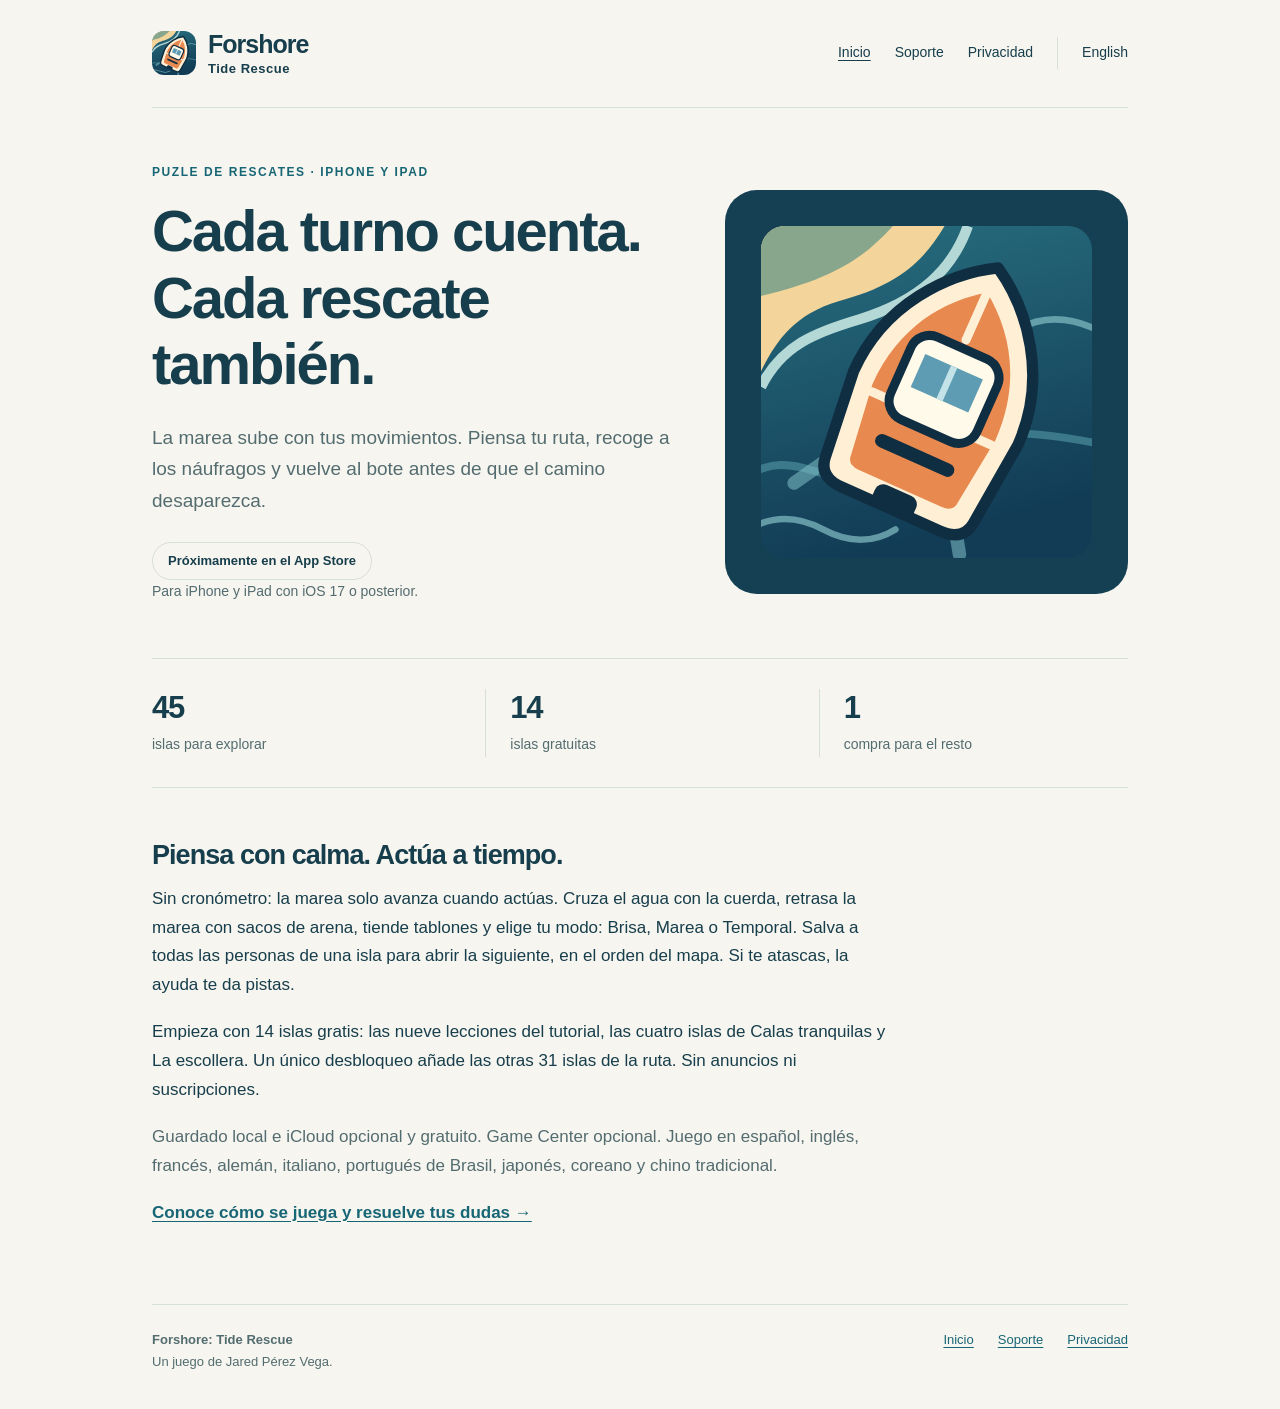
<file: index.html>
<!doctype html>
<html lang="es">
<head>
<meta charset="utf-8">
<meta name="viewport" content="width=device-width, initial-scale=1">
<title>Forshore: Tide Rescue · Cada turno cuenta</title>
<meta name="description" content="Forshore: Tide Rescue, un puzle de rescates por turnos para iPhone y iPad. Planea tu ruta y anticípate a la marea. 14 islas gratis; sin anuncios.">
<meta property="og:site_name" content="Forshore: Tide Rescue">
<meta property="og:title" content="Forshore: Tide Rescue · Cada turno cuenta">
<meta property="og:description" content="Forshore: Tide Rescue, un puzle de rescates por turnos para iPhone y iPad. Planea tu ruta y anticípate a la marea. 14 islas gratis; sin anuncios.">
<meta property="og:type" content="website">
<meta name="color-scheme" content="light dark">
<link rel="icon" type="image/svg+xml" href="assets/icon.svg">
<link rel="stylesheet" href="styles.css">
<link rel="alternate" hreflang="es" href="index.html">
<link rel="alternate" hreflang="en" href="en/index.html">
</head>
<body>
<a class="skip" href="#main">Saltar al contenido</a>
<div class="shell">
<header class="header">
<a class="brand" href="index.html" aria-label="Forshore: Tide Rescue"><img src="assets/icon.svg" width="44" height="44" alt=""><span class="brand-name" aria-hidden="true">Forshore<span class="brand-subtitle">Tide Rescue</span></span></a>
<nav class="nav" aria-label="Navegación principal"><a href="index.html" aria-current="page">Inicio</a><a href="soporte.html">Soporte</a><a href="privacidad.html">Privacidad</a><a class="language" href="en/index.html" lang="en" hreflang="en" aria-label="Read this page in English">English</a></nav>
</header>
<main id="main" tabindex="-1"><section class="hero" aria-labelledby="hero-title">
<div><p class="eyebrow">Puzle de rescates · iPhone y iPad</p>
<h1 id="hero-title">Cada turno cuenta.<br>Cada rescate también.</h1>
<p class="lead">La marea sube con tus movimientos. Piensa tu ruta, recoge a los náufragos y vuelve al bote antes de que el camino desaparezca.</p>
<span class="badge">Próximamente en el App Store</span>
<p class="small muted">Para iPhone y iPad con iOS 17 o posterior.</p></div>
<figure class="hero-art"><img src="assets/icon.svg" width="320" height="320" alt="" fetchpriority="high"></figure>
</section>
<dl class="facts"><div><dt>45</dt><dd>islas para explorar</dd></div><div><dt>14</dt><dd>islas gratuitas</dd></div><div><dt>1</dt><dd>compra para el resto</dd></div></dl>
<section class="details" aria-labelledby="play-title"><h2 id="play-title">Piensa con calma. Actúa a tiempo.</h2>
<p>Sin cronómetro: la marea solo avanza cuando actúas. Cruza el agua con la cuerda, retrasa la marea con sacos de arena, tiende tablones y elige tu modo: Brisa, Marea o Temporal. Salva a todas las personas de una isla para abrir la siguiente, en el orden del mapa. Si te atascas, la ayuda te da pistas.</p>
<p>Empieza con 14 islas gratis: las nueve lecciones del tutorial, las cuatro islas de Calas tranquilas y La escollera. Un único desbloqueo añade las otras 31 islas de la ruta. Sin anuncios ni suscripciones.</p>
<p class="muted">Guardado local e iCloud opcional y gratuito. Game Center opcional. Juego en español, inglés, francés, alemán, italiano, portugués de Brasil, japonés, coreano y chino tradicional.</p>
<a href="soporte.html">Conoce cómo se juega y resuelve tus dudas →</a></section></main>
<footer class="footer"><p><strong>Forshore: Tide Rescue</strong><br>Un juego de Jared Pérez Vega.</p><nav aria-label="Navegación principal"><a href="index.html" aria-current="page">Inicio</a><a href="soporte.html">Soporte</a><a href="privacidad.html">Privacidad</a></nav></footer>
</div>
</body>
</html>
</file>
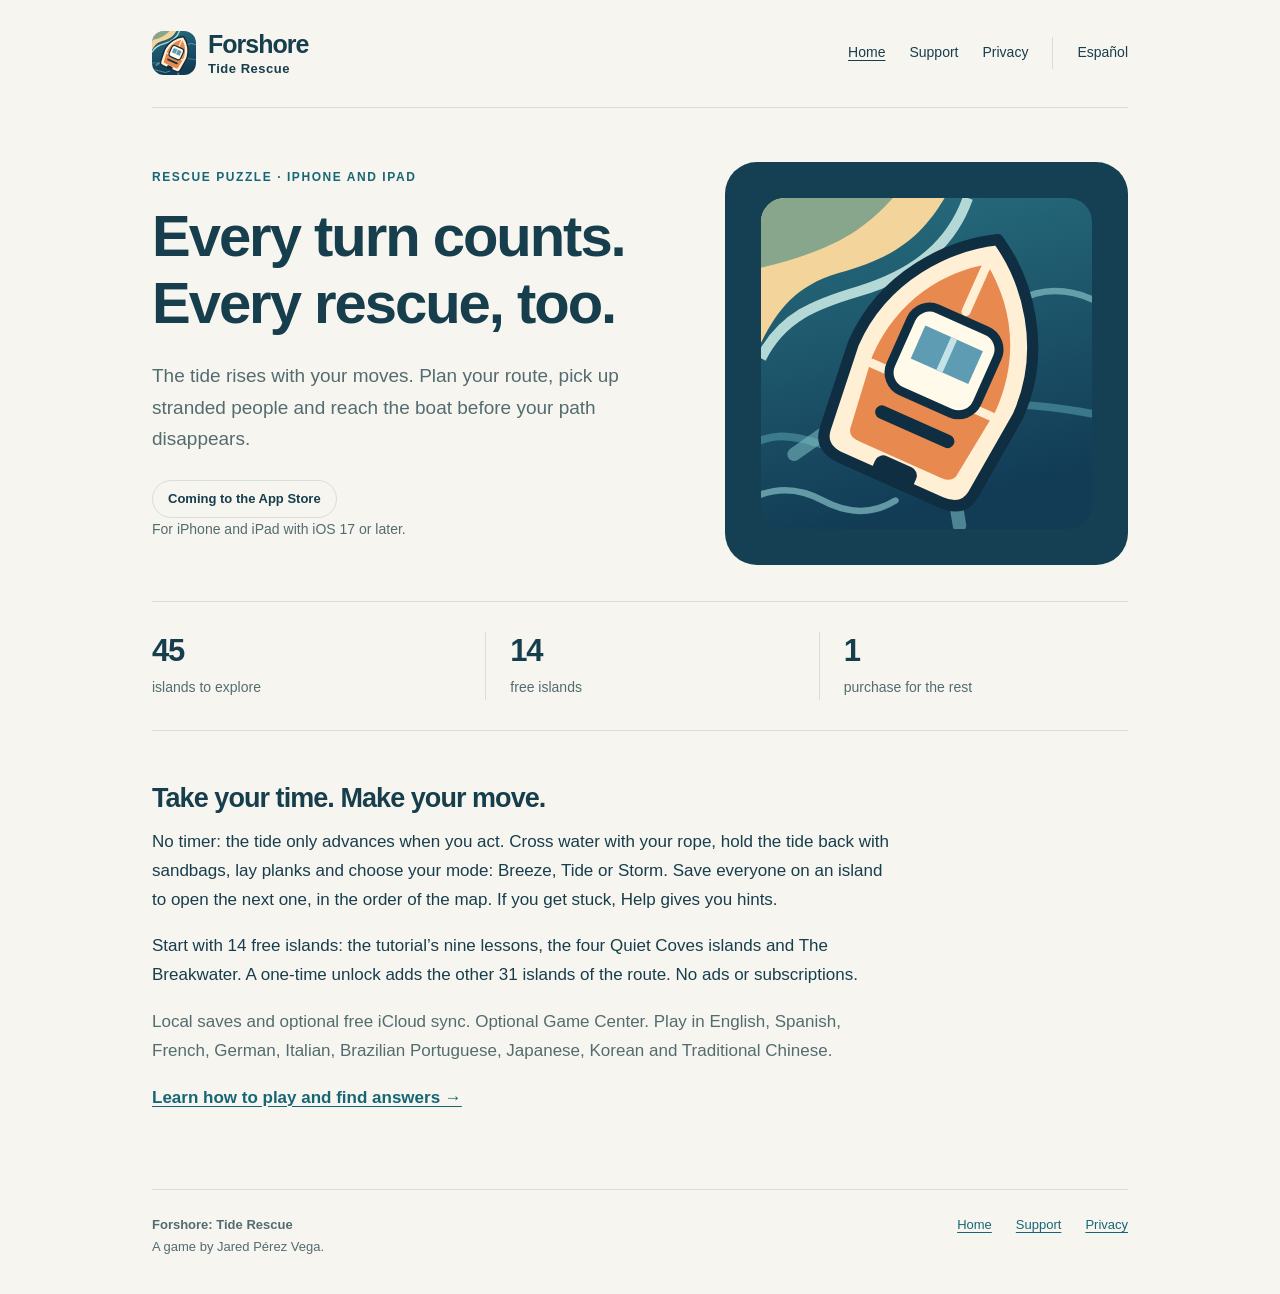
<file: en/index.html>
<!doctype html>
<html lang="en">
<head>
<meta charset="utf-8">
<meta name="viewport" content="width=device-width, initial-scale=1">
<title>Forshore: Tide Rescue · Every turn counts</title>
<meta name="description" content="Forshore: Tide Rescue, a turn-based rescue puzzle for iPhone and iPad. Plan your route and stay ahead of the tide. 14 free islands; no ads.">
<meta property="og:site_name" content="Forshore: Tide Rescue">
<meta property="og:title" content="Forshore: Tide Rescue · Every turn counts">
<meta property="og:description" content="Forshore: Tide Rescue, a turn-based rescue puzzle for iPhone and iPad. Plan your route and stay ahead of the tide. 14 free islands; no ads.">
<meta property="og:type" content="website">
<meta name="color-scheme" content="light dark">
<link rel="icon" type="image/svg+xml" href="../assets/icon.svg">
<link rel="stylesheet" href="../styles.css">
<link rel="alternate" hreflang="es" href="../index.html">
<link rel="alternate" hreflang="en" href="../en/index.html">
</head>
<body>
<a class="skip" href="#main">Skip to content</a>
<div class="shell">
<header class="header">
<a class="brand" href="index.html" aria-label="Forshore: Tide Rescue"><img src="../assets/icon.svg" width="44" height="44" alt=""><span class="brand-name" aria-hidden="true">Forshore<span class="brand-subtitle">Tide Rescue</span></span></a>
<nav class="nav" aria-label="Main navigation"><a href="index.html" aria-current="page">Home</a><a href="support.html">Support</a><a href="privacy.html">Privacy</a><a class="language" href="../index.html" lang="es" hreflang="es" aria-label="Leer esta página en español">Español</a></nav>
</header>
<main id="main" tabindex="-1"><section class="hero" aria-labelledby="hero-title">
<div><p class="eyebrow">Rescue puzzle · iPhone and iPad</p>
<h1 id="hero-title">Every turn counts.<br>Every rescue, too.</h1>
<p class="lead">The tide rises with your moves. Plan your route, pick up stranded people and reach the boat before your path disappears.</p>
<span class="badge">Coming to the App Store</span>
<p class="small muted">For iPhone and iPad with iOS 17 or later.</p></div>
<figure class="hero-art"><img src="../assets/icon.svg" width="320" height="320" alt="" fetchpriority="high"></figure>
</section>
<dl class="facts"><div><dt>45</dt><dd>islands to explore</dd></div><div><dt>14</dt><dd>free islands</dd></div><div><dt>1</dt><dd>purchase for the rest</dd></div></dl>
<section class="details" aria-labelledby="play-title"><h2 id="play-title">Take your time. Make your move.</h2>
<p>No timer: the tide only advances when you act. Cross water with your rope, hold the tide back with sandbags, lay planks and choose your mode: Breeze, Tide or Storm. Save everyone on an island to open the next one, in the order of the map. If you get stuck, Help gives you hints.</p>
<p>Start with 14 free islands: the tutorial’s nine lessons, the four Quiet Coves islands and The Breakwater. A one-time unlock adds the other 31 islands of the route. No ads or subscriptions.</p>
<p class="muted">Local saves and optional free iCloud sync. Optional Game Center. Play in English, Spanish, French, German, Italian, Brazilian Portuguese, Japanese, Korean and Traditional Chinese.</p>
<a href="support.html">Learn how to play and find answers →</a></section></main>
<footer class="footer"><p><strong>Forshore: Tide Rescue</strong><br>A game by Jared Pérez Vega.</p><nav aria-label="Main navigation"><a href="index.html" aria-current="page">Home</a><a href="support.html">Support</a><a href="privacy.html">Privacy</a></nav></footer>
</div>
</body>
</html>
</file>
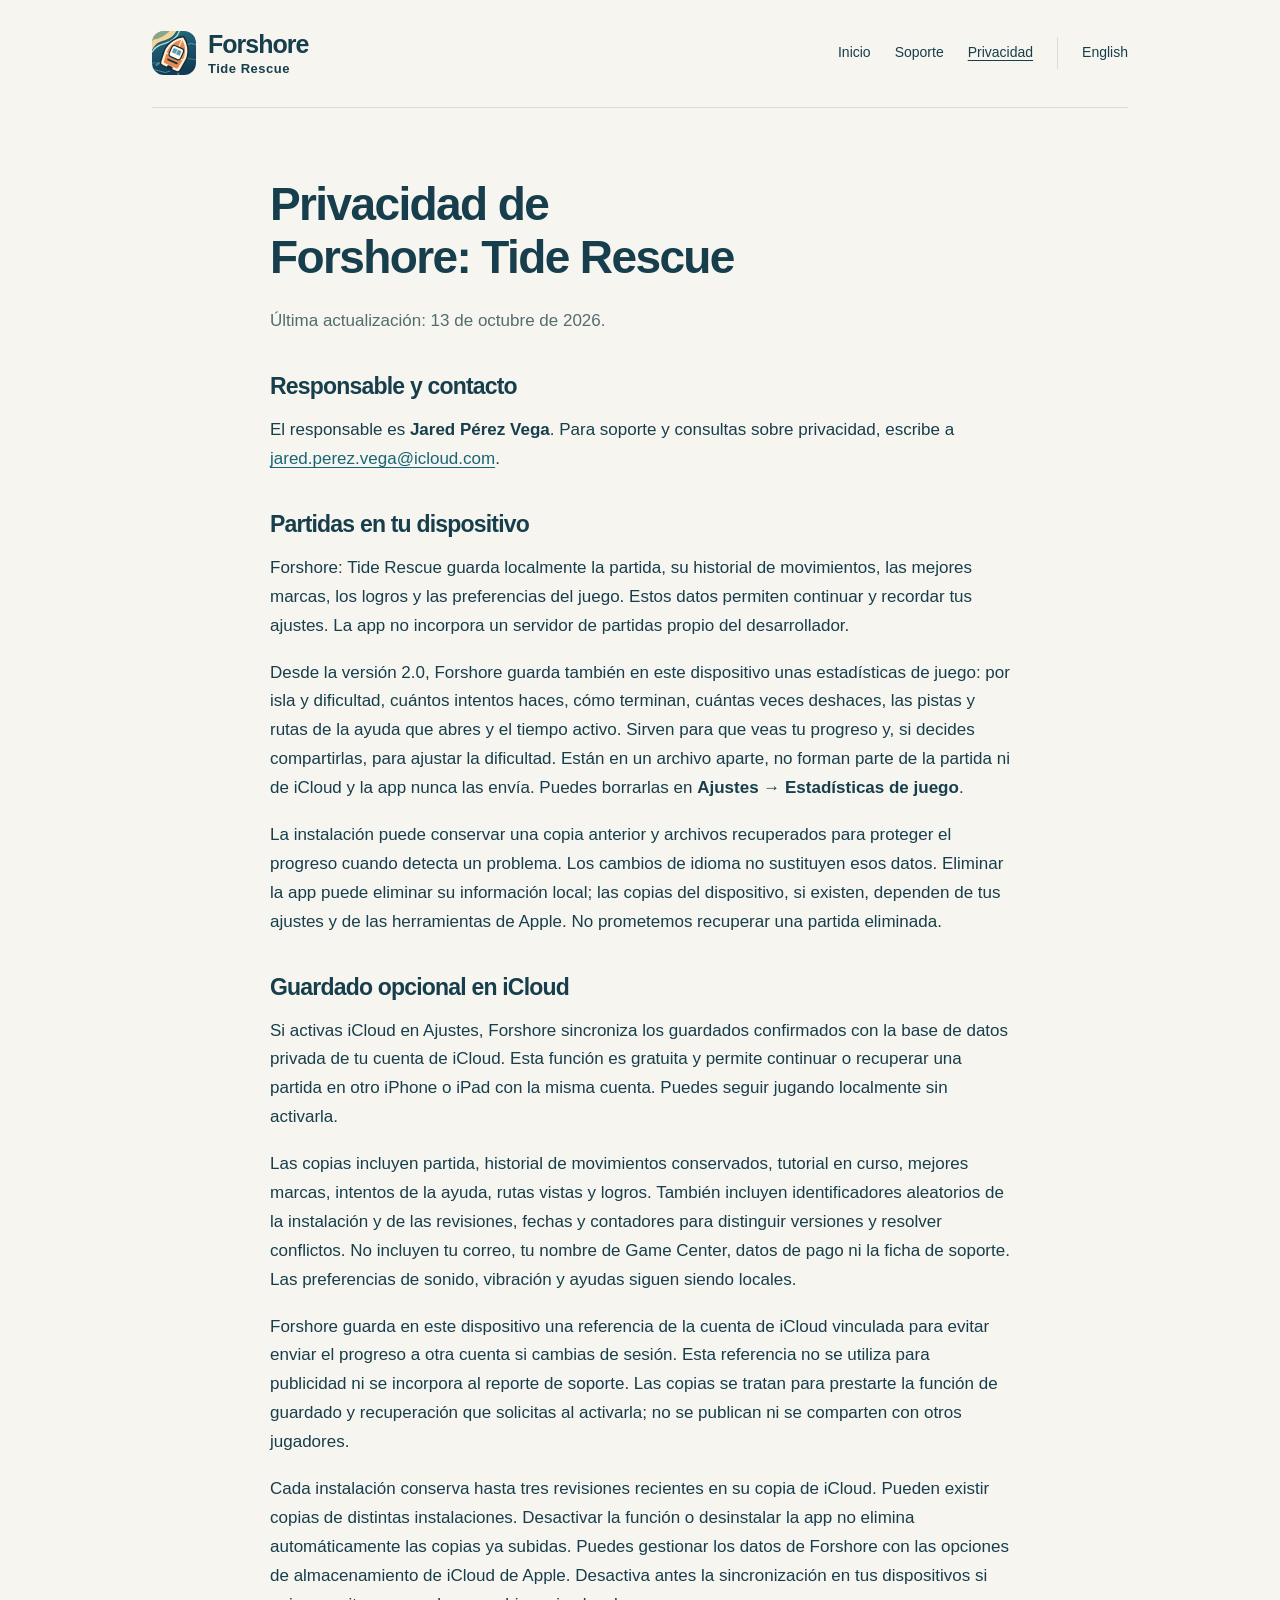
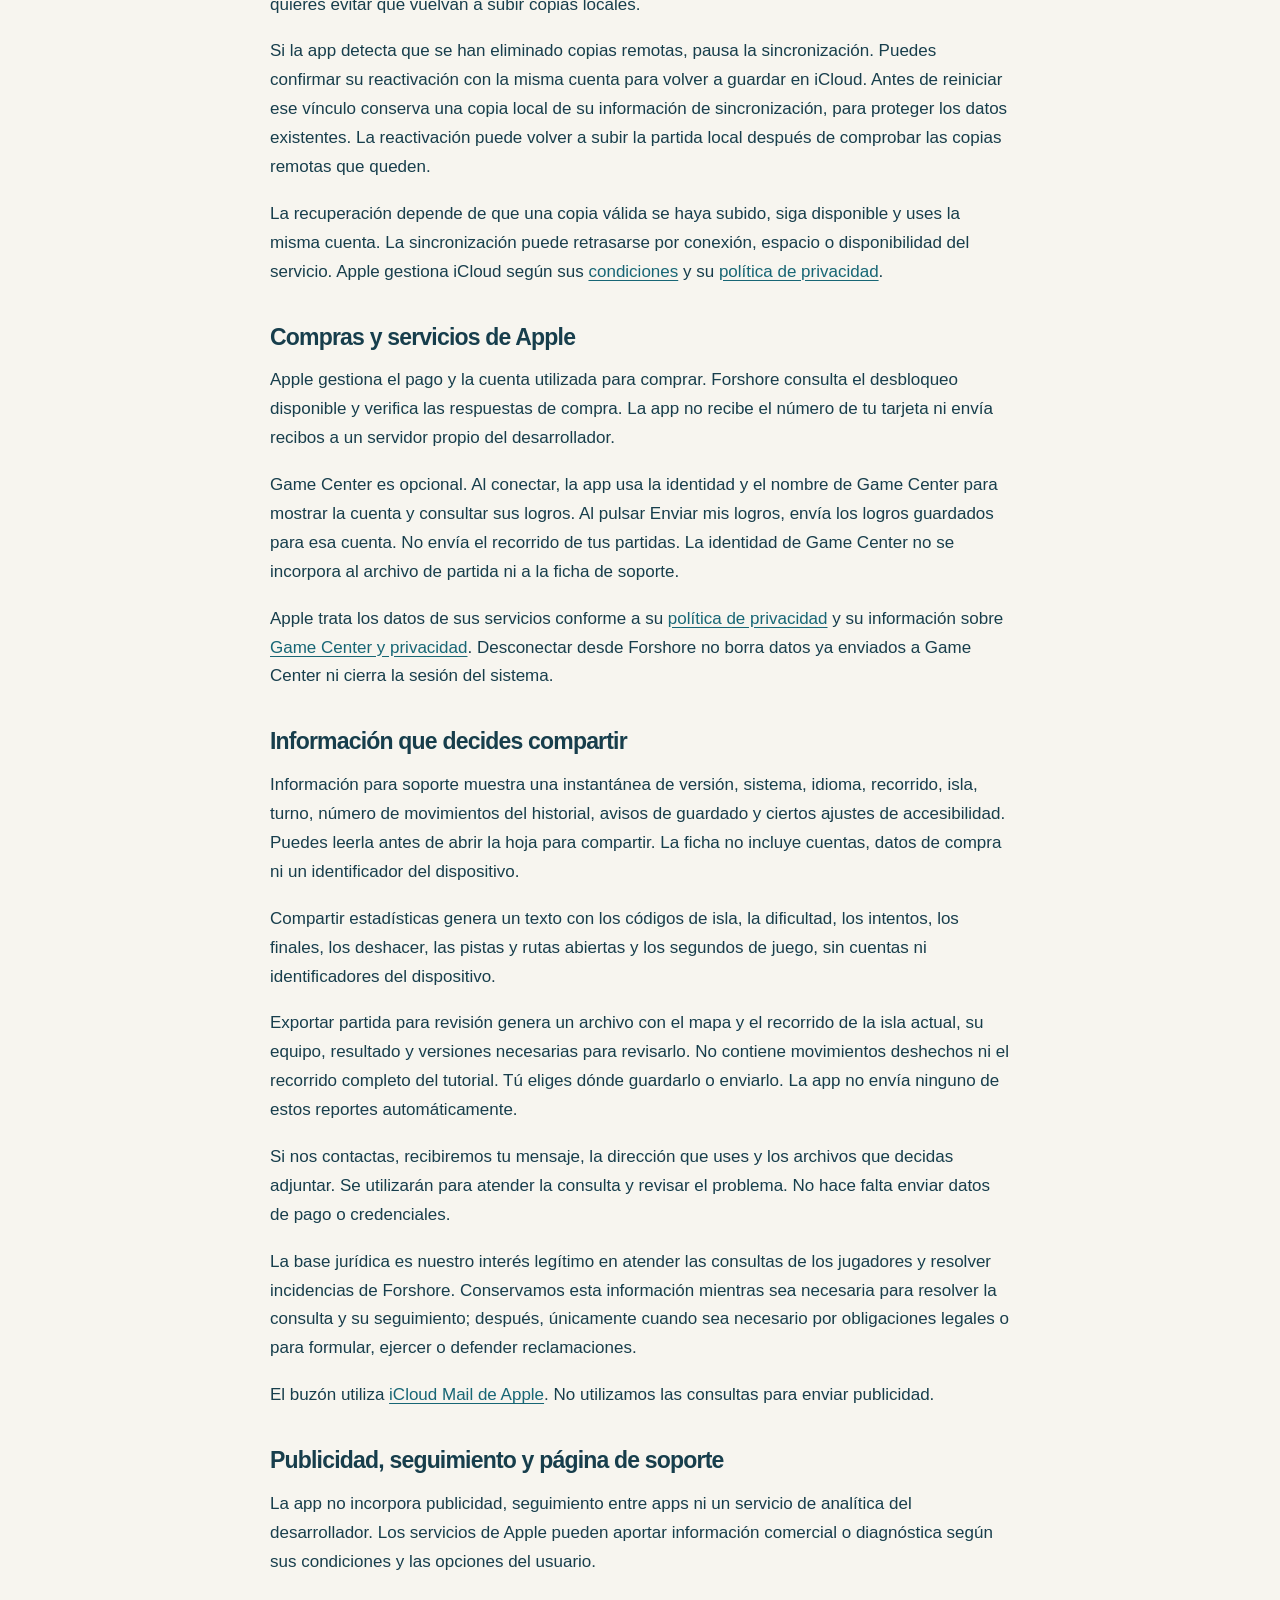
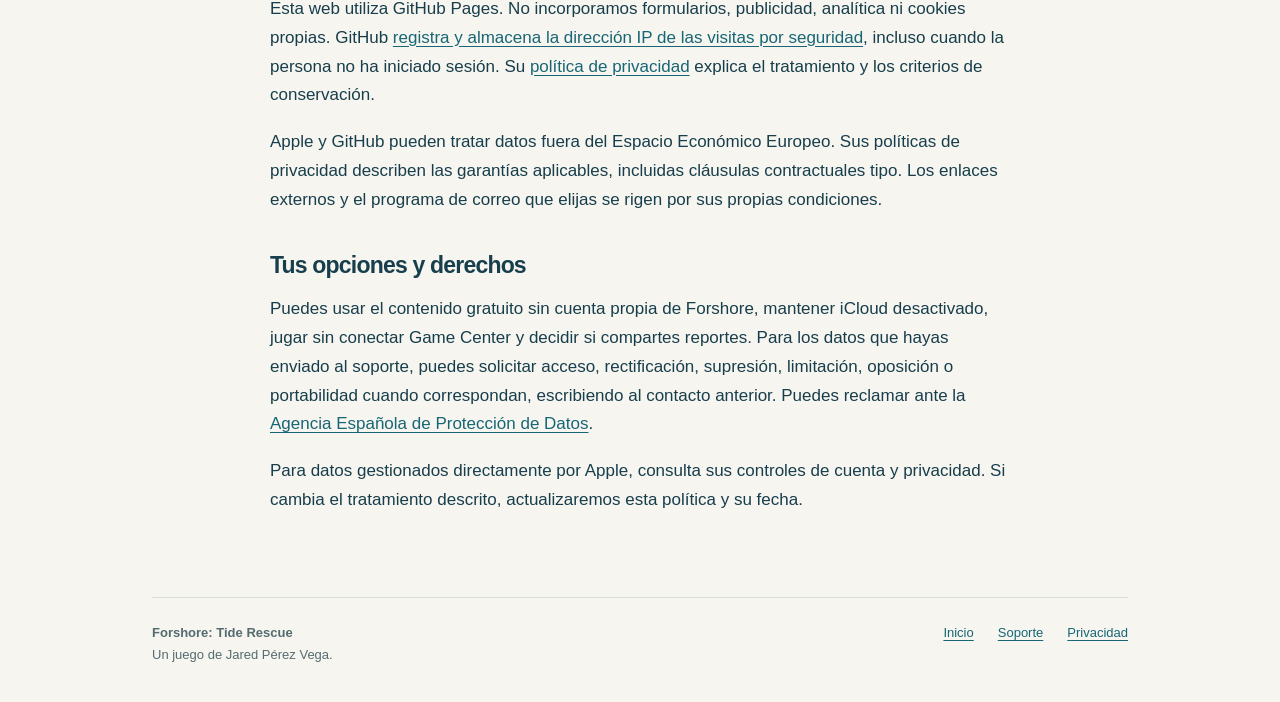
<file: privacidad.html>
<!doctype html>
<html lang="es">
<head>
<meta charset="utf-8">
<meta name="viewport" content="width=device-width, initial-scale=1">
<title>Privacidad · Forshore: Tide Rescue</title>
<meta name="description" content="Cómo trata Forshore: Tide Rescue la información de partidas, servicios de Apple, soporte y visitas a esta web.">
<meta property="og:site_name" content="Forshore: Tide Rescue">
<meta property="og:title" content="Privacidad · Forshore: Tide Rescue">
<meta property="og:description" content="Cómo trata Forshore: Tide Rescue la información de partidas, servicios de Apple, soporte y visitas a esta web.">
<meta property="og:type" content="website">
<meta name="color-scheme" content="light dark">
<link rel="icon" type="image/svg+xml" href="assets/icon.svg">
<link rel="stylesheet" href="styles.css">
<link rel="alternate" hreflang="es" href="privacidad.html">
<link rel="alternate" hreflang="en" href="en/privacy.html">
</head>
<body>
<a class="skip" href="#main">Saltar al contenido</a>
<div class="shell">
<header class="header">
<a class="brand" href="index.html" aria-label="Forshore: Tide Rescue"><img src="assets/icon.svg" width="44" height="44" alt=""><span class="brand-name" aria-hidden="true">Forshore<span class="brand-subtitle">Tide Rescue</span></span></a>
<nav class="nav" aria-label="Navegación principal"><a href="index.html">Inicio</a><a href="soporte.html">Soporte</a><a href="privacidad.html" aria-current="page">Privacidad</a><a class="language" href="en/privacy.html" lang="en" hreflang="en" aria-label="Read this page in English">English</a></nav>
</header>
<main id="main" tabindex="-1"><article class="prose"><h1>Privacidad de Forshore: Tide Rescue</h1>
<p>Última actualización: 13 de octubre de 2026.</p>
<h2>Responsable y contacto</h2>
<p>El responsable es <strong>Jared Pérez Vega</strong>. Para soporte y consultas sobre privacidad, escribe a <a href="mailto:jared.perez.vega@icloud.com">jared.perez.vega@icloud.com</a>.</p>
<h2>Partidas en tu dispositivo</h2>
<p>Forshore: Tide Rescue guarda localmente la partida, su historial de movimientos, las mejores marcas, los logros y las preferencias del juego. Estos datos permiten continuar y recordar tus ajustes. La app no incorpora un servidor de partidas propio del desarrollador.</p>
<p>Desde la versión 2.0, Forshore guarda también en este dispositivo unas estadísticas de juego: por isla y dificultad, cuántos intentos haces, cómo terminan, cuántas veces deshaces, las pistas y rutas de la ayuda que abres y el tiempo activo. Sirven para que veas tu progreso y, si decides compartirlas, para ajustar la dificultad. Están en un archivo aparte, no forman parte de la partida ni de iCloud y la app nunca las envía. Puedes borrarlas en <strong>Ajustes → Estadísticas de juego</strong>.</p>
<p>La instalación puede conservar una copia anterior y archivos recuperados para proteger el progreso cuando detecta un problema. Los cambios de idioma no sustituyen esos datos. Eliminar la app puede eliminar su información local; las copias del dispositivo, si existen, dependen de tus ajustes y de las herramientas de Apple. No prometemos recuperar una partida eliminada.</p>
<h2>Guardado opcional en iCloud</h2>
<p>Si activas iCloud en Ajustes, Forshore sincroniza los guardados confirmados con la base de datos privada de tu cuenta de iCloud. Esta función es gratuita y permite continuar o recuperar una partida en otro iPhone o iPad con la misma cuenta. Puedes seguir jugando localmente sin activarla.</p>
<p>Las copias incluyen partida, historial de movimientos conservados, tutorial en curso, mejores marcas, intentos de la ayuda, rutas vistas y logros. También incluyen identificadores aleatorios de la instalación y de las revisiones, fechas y contadores para distinguir versiones y resolver conflictos. No incluyen tu correo, tu nombre de Game Center, datos de pago ni la ficha de soporte. Las preferencias de sonido, vibración y ayudas siguen siendo locales.</p>
<p>Forshore guarda en este dispositivo una referencia de la cuenta de iCloud vinculada para evitar enviar el progreso a otra cuenta si cambias de sesión. Esta referencia no se utiliza para publicidad ni se incorpora al reporte de soporte. Las copias se tratan para prestarte la función de guardado y recuperación que solicitas al activarla; no se publican ni se comparten con otros jugadores.</p>
<p>Cada instalación conserva hasta tres revisiones recientes en su copia de iCloud. Pueden existir copias de distintas instalaciones. Desactivar la función o desinstalar la app no elimina automáticamente las copias ya subidas. Puedes gestionar los datos de Forshore con las opciones de almacenamiento de iCloud de Apple. Desactiva antes la sincronización en tus dispositivos si quieres evitar que vuelvan a subir copias locales.</p>
<p>Si la app detecta que se han eliminado copias remotas, pausa la sincronización. Puedes confirmar su reactivación con la misma cuenta para volver a guardar en iCloud. Antes de reiniciar ese vínculo conserva una copia local de su información de sincronización, para proteger los datos existentes. La reactivación puede volver a subir la partida local después de comprobar las copias remotas que queden.</p>
<p>La recuperación depende de que una copia válida se haya subido, siga disponible y uses la misma cuenta. La sincronización puede retrasarse por conexión, espacio o disponibilidad del servicio. Apple gestiona iCloud según sus <a href="https://www.apple.com/legal/internet-services/icloud/en/terms.html">condiciones</a> y su <a href="https://www.apple.com/legal/privacy/">política de privacidad</a>.</p>
<h2>Compras y servicios de Apple</h2>
<p>Apple gestiona el pago y la cuenta utilizada para comprar. Forshore consulta el desbloqueo disponible y verifica las respuestas de compra. La app no recibe el número de tu tarjeta ni envía recibos a un servidor propio del desarrollador.</p>
<p>Game Center es opcional. Al conectar, la app usa la identidad y el nombre de Game Center para mostrar la cuenta y consultar sus logros. Al pulsar Enviar mis logros, envía los logros guardados para esa cuenta. No envía el recorrido de tus partidas. La identidad de Game Center no se incorpora al archivo de partida ni a la ficha de soporte.</p>
<p>Apple trata los datos de sus servicios conforme a su <a href="https://www.apple.com/legal/privacy/">política de privacidad</a> y su información sobre <a href="https://www.apple.com/legal/privacy/data/en/game-center/">Game Center y privacidad</a>. Desconectar desde Forshore no borra datos ya enviados a Game Center ni cierra la sesión del sistema.</p>
<h2>Información que decides compartir</h2>
<p>Información para soporte muestra una instantánea de versión, sistema, idioma, recorrido, isla, turno, número de movimientos del historial, avisos de guardado y ciertos ajustes de accesibilidad. Puedes leerla antes de abrir la hoja para compartir. La ficha no incluye cuentas, datos de compra ni un identificador del dispositivo.</p>
<p>Compartir estadísticas genera un texto con los códigos de isla, la dificultad, los intentos, los finales, los deshacer, las pistas y rutas abiertas y los segundos de juego, sin cuentas ni identificadores del dispositivo.</p>
<p>Exportar partida para revisión genera un archivo con el mapa y el recorrido de la isla actual, su equipo, resultado y versiones necesarias para revisarlo. No contiene movimientos deshechos ni el recorrido completo del tutorial. Tú eliges dónde guardarlo o enviarlo. La app no envía ninguno de estos reportes automáticamente.</p>
<p>Si nos contactas, recibiremos tu mensaje, la dirección que uses y los archivos que decidas adjuntar. Se utilizarán para atender la consulta y revisar el problema. No hace falta enviar datos de pago o credenciales.</p>
<p>La base jurídica es nuestro interés legítimo en atender las consultas de los jugadores y resolver incidencias de Forshore. Conservamos esta información mientras sea necesaria para resolver la consulta y su seguimiento; después, únicamente cuando sea necesario por obligaciones legales o para formular, ejercer o defender reclamaciones.</p>
<p>El buzón utiliza <a href="https://www.apple.com/legal/internet-services/icloud/en/terms.html">iCloud Mail de Apple</a>. No utilizamos las consultas para enviar publicidad.</p>
<h2>Publicidad, seguimiento y página de soporte</h2>
<p>La app no incorpora publicidad, seguimiento entre apps ni un servicio de analítica del desarrollador. Los servicios de Apple pueden aportar información comercial o diagnóstica según sus condiciones y las opciones del usuario.</p>
<p>Esta web utiliza GitHub Pages. No incorporamos formularios, publicidad, analítica ni cookies propias. GitHub <a href="https://docs.github.com/en/pages/getting-started-with-github-pages/what-is-github-pages#data-collection">registra y almacena la dirección IP de las visitas por seguridad</a>, incluso cuando la persona no ha iniciado sesión. Su <a href="https://docs.github.com/en/site-policy/privacy-policies/github-general-privacy-statement">política de privacidad</a> explica el tratamiento y los criterios de conservación.</p>
<p>Apple y GitHub pueden tratar datos fuera del Espacio Económico Europeo. Sus políticas de privacidad describen las garantías aplicables, incluidas cláusulas contractuales tipo. Los enlaces externos y el programa de correo que elijas se rigen por sus propias condiciones.</p>
<h2>Tus opciones y derechos</h2>
<p>Puedes usar el contenido gratuito sin cuenta propia de Forshore, mantener iCloud desactivado, jugar sin conectar Game Center y decidir si compartes reportes. Para los datos que hayas enviado al soporte, puedes solicitar acceso, rectificación, supresión, limitación, oposición o portabilidad cuando correspondan, escribiendo al contacto anterior. Puedes reclamar ante la <a href="https://www.aepd.es/">Agencia Española de Protección de Datos</a>.</p>
<p>Para datos gestionados directamente por Apple, consulta sus controles de cuenta y privacidad. Si cambia el tratamiento descrito, actualizaremos esta política y su fecha.</p></article></main>
<footer class="footer"><p><strong>Forshore: Tide Rescue</strong><br>Un juego de Jared Pérez Vega.</p><nav aria-label="Navegación principal"><a href="index.html">Inicio</a><a href="soporte.html">Soporte</a><a href="privacidad.html" aria-current="page">Privacidad</a></nav></footer>
</div>
</body>
</html>
</file>
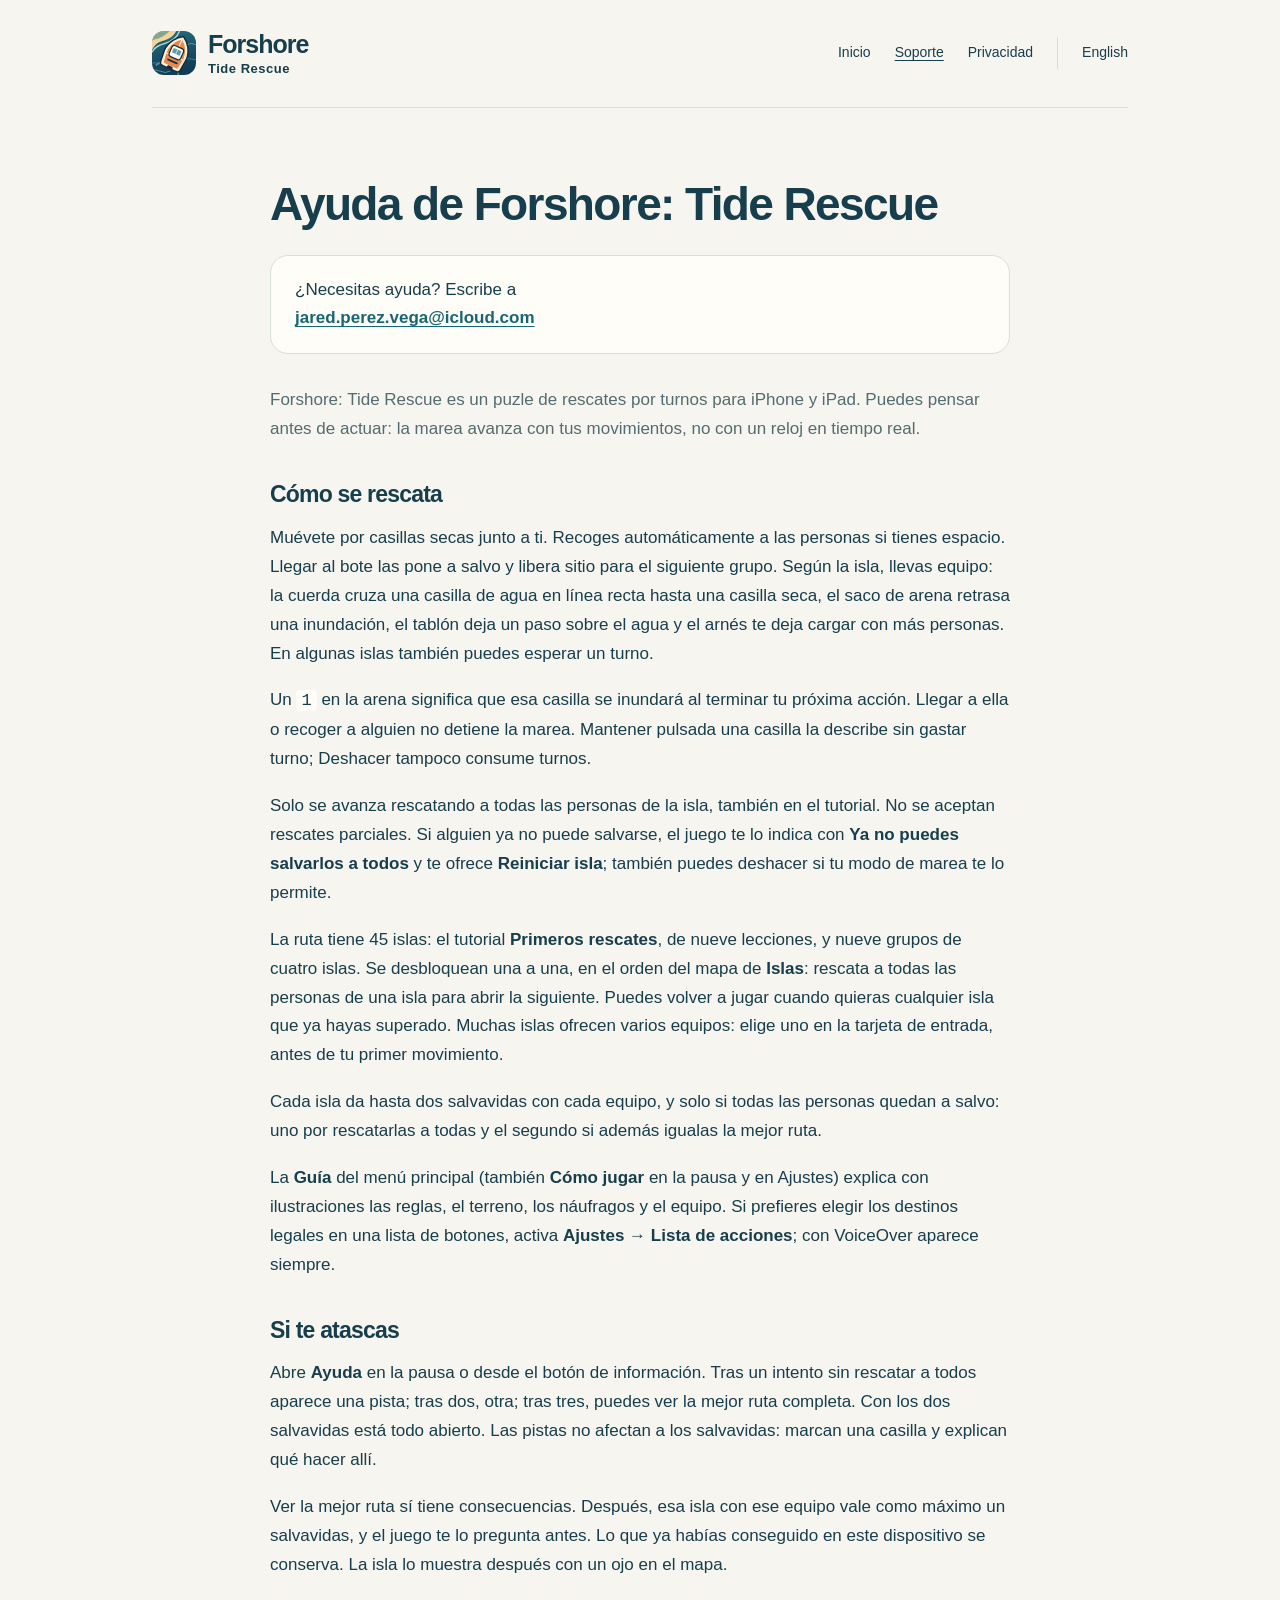
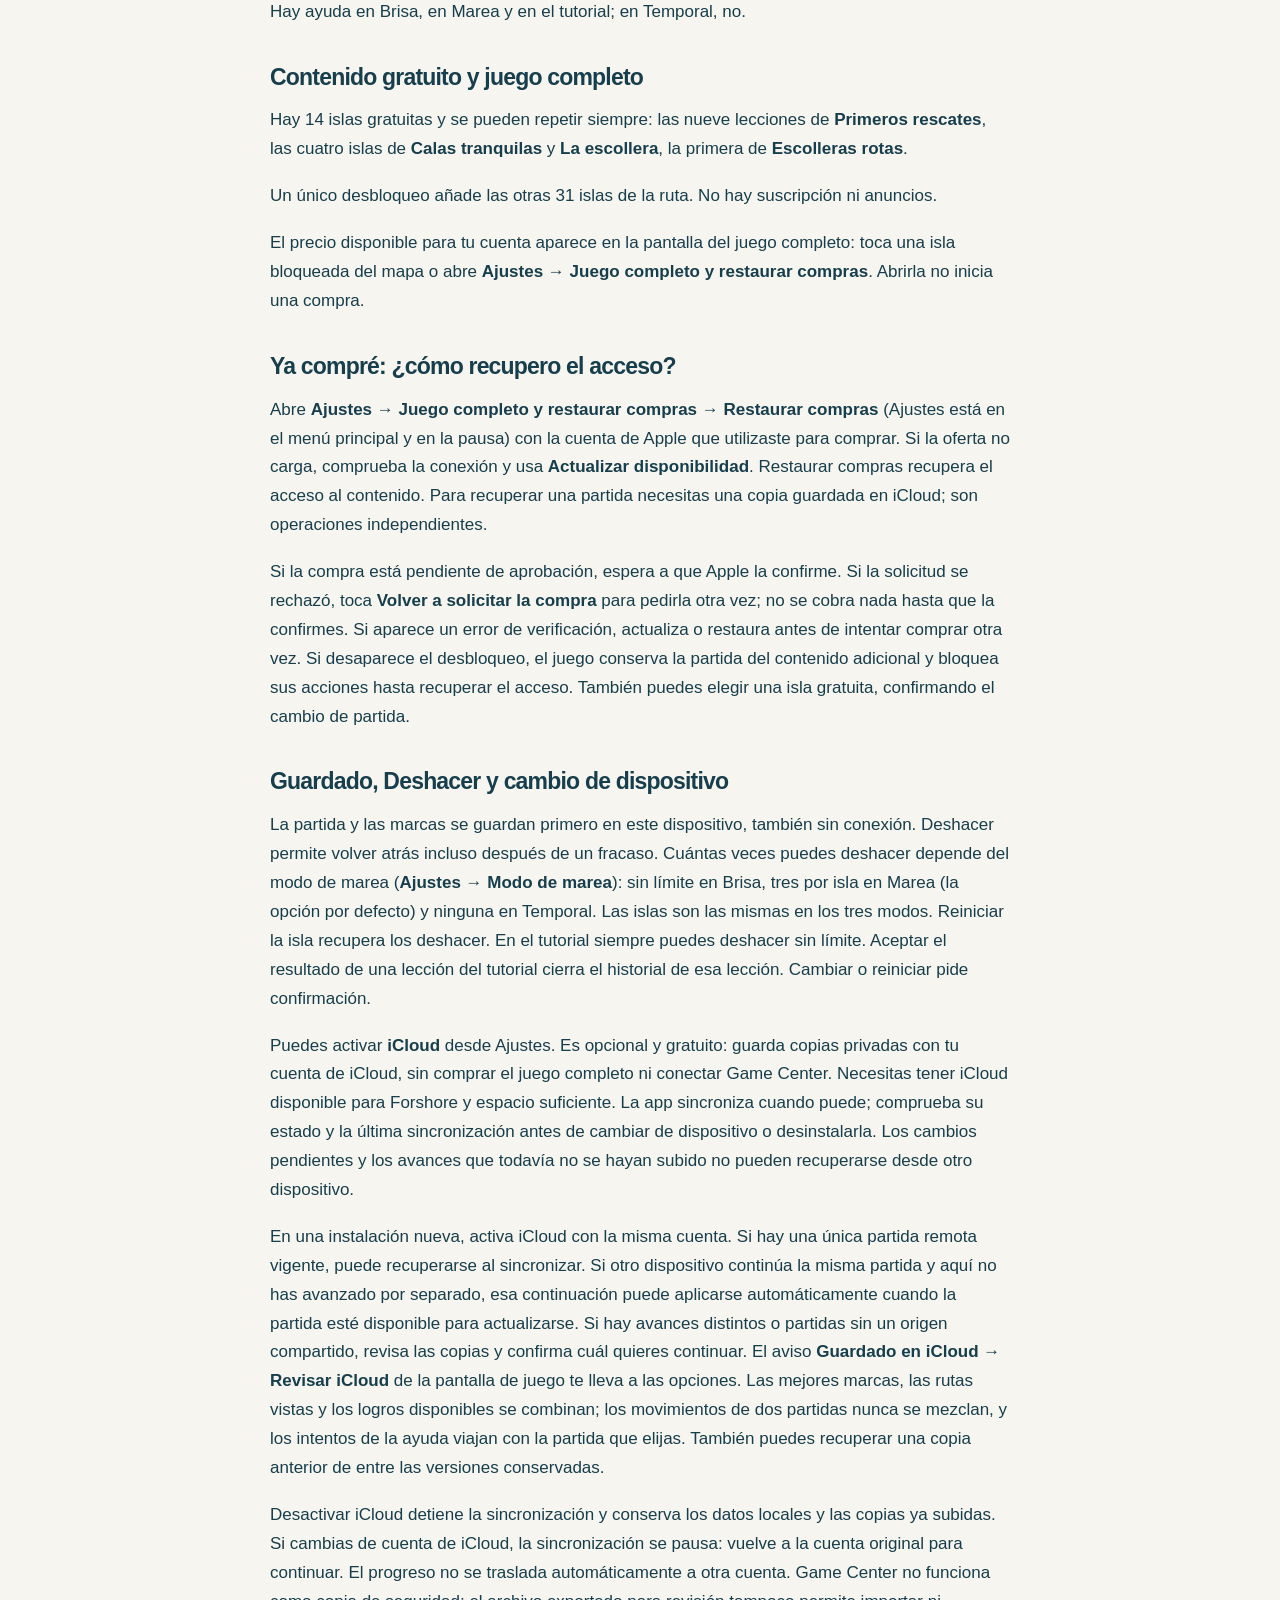
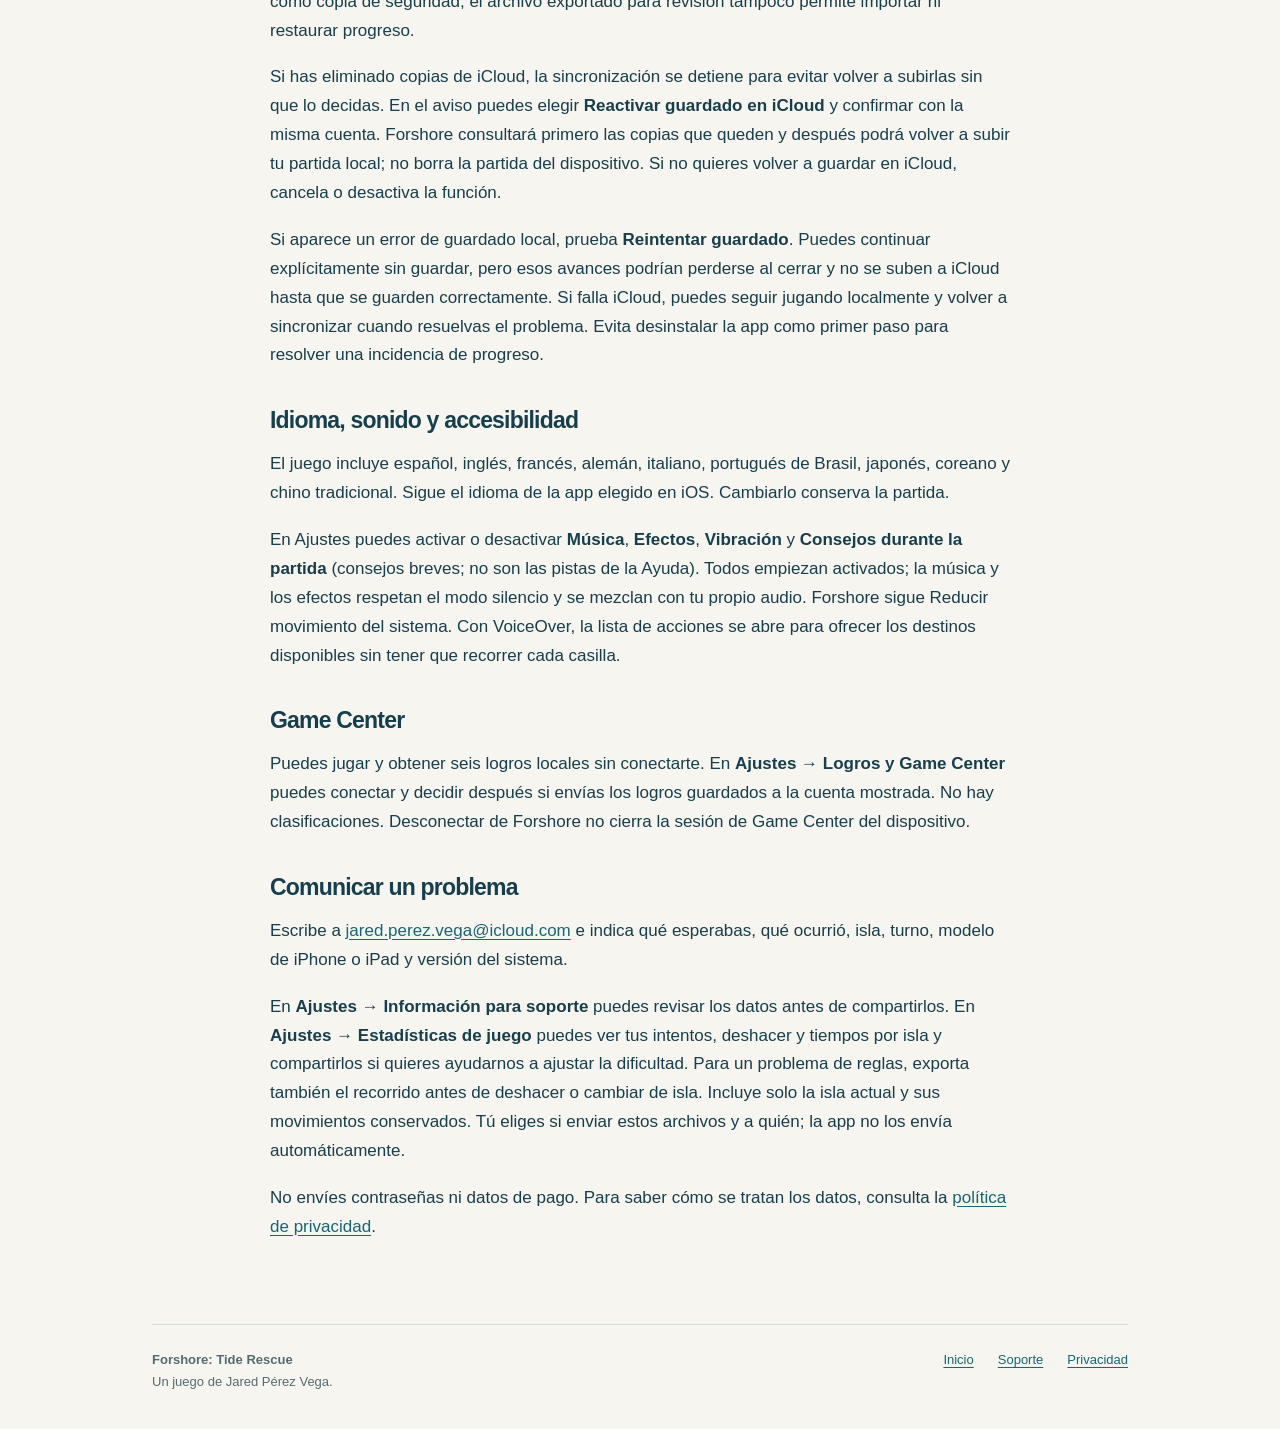
<file: soporte.html>
<!doctype html>
<html lang="es">
<head>
<meta charset="utf-8">
<meta name="viewport" content="width=device-width, initial-scale=1">
<title>Soporte · Forshore: Tide Rescue</title>
<meta name="description" content="Ayuda, compras, progreso, Game Center y contacto de Forshore: Tide Rescue.">
<meta property="og:site_name" content="Forshore: Tide Rescue">
<meta property="og:title" content="Soporte · Forshore: Tide Rescue">
<meta property="og:description" content="Ayuda, compras, progreso, Game Center y contacto de Forshore: Tide Rescue.">
<meta property="og:type" content="website">
<meta name="color-scheme" content="light dark">
<link rel="icon" type="image/svg+xml" href="assets/icon.svg">
<link rel="stylesheet" href="styles.css">
<link rel="alternate" hreflang="es" href="soporte.html">
<link rel="alternate" hreflang="en" href="en/support.html">
</head>
<body>
<a class="skip" href="#main">Saltar al contenido</a>
<div class="shell">
<header class="header">
<a class="brand" href="index.html" aria-label="Forshore: Tide Rescue"><img src="assets/icon.svg" width="44" height="44" alt=""><span class="brand-name" aria-hidden="true">Forshore<span class="brand-subtitle">Tide Rescue</span></span></a>
<nav class="nav" aria-label="Navegación principal"><a href="index.html">Inicio</a><a href="soporte.html" aria-current="page">Soporte</a><a href="privacidad.html">Privacidad</a><a class="language" href="en/support.html" lang="en" hreflang="en" aria-label="Read this page in English">English</a></nav>
</header>
<main id="main" tabindex="-1"><article class="prose"><h1>Ayuda de Forshore: Tide Rescue</h1>
<aside class="contact"><p>¿Necesitas ayuda? Escribe a<br><a href="mailto:jared.perez.vega@icloud.com">jared.perez.vega@icloud.com</a></p></aside>
<p>Forshore: Tide Rescue es un puzle de rescates por turnos para iPhone y iPad. Puedes pensar antes de actuar: la marea avanza con tus movimientos, no con un reloj en tiempo real.</p>
<h2>Cómo se rescata</h2>
<p>Muévete por casillas secas junto a ti. Recoges automáticamente a las personas si tienes espacio. Llegar al bote las pone a salvo y libera sitio para el siguiente grupo. Según la isla, llevas equipo: la cuerda cruza una casilla de agua en línea recta hasta una casilla seca, el saco de arena retrasa una inundación, el tablón deja un paso sobre el agua y el arnés te deja cargar con más personas. En algunas islas también puedes esperar un turno.</p>
<p>Un <code>1</code> en la arena significa que esa casilla se inundará al terminar tu próxima acción. Llegar a ella o recoger a alguien no detiene la marea. Mantener pulsada una casilla la describe sin gastar turno; Deshacer tampoco consume turnos.</p>
<p>Solo se avanza rescatando a todas las personas de la isla, también en el tutorial. No se aceptan rescates parciales. Si alguien ya no puede salvarse, el juego te lo indica con <strong>Ya no puedes salvarlos a todos</strong> y te ofrece <strong>Reiniciar isla</strong>; también puedes deshacer si tu modo de marea te lo permite.</p>
<p>La ruta tiene 45 islas: el tutorial <strong>Primeros rescates</strong>, de nueve lecciones, y nueve grupos de cuatro islas. Se desbloquean una a una, en el orden del mapa de <strong>Islas</strong>: rescata a todas las personas de una isla para abrir la siguiente. Puedes volver a jugar cuando quieras cualquier isla que ya hayas superado. Muchas islas ofrecen varios equipos: elige uno en la tarjeta de entrada, antes de tu primer movimiento.</p>
<p>Cada isla da hasta dos salvavidas con cada equipo, y solo si todas las personas quedan a salvo: uno por rescatarlas a todas y el segundo si además igualas la mejor ruta.</p>
<p>La <strong>Guía</strong> del menú principal (también <strong>Cómo jugar</strong> en la pausa y en Ajustes) explica con ilustraciones las reglas, el terreno, los náufragos y el equipo. Si prefieres elegir los destinos legales en una lista de botones, activa <strong>Ajustes → Lista de acciones</strong>; con VoiceOver aparece siempre.</p>
<h2>Si te atascas</h2>
<p>Abre <strong>Ayuda</strong> en la pausa o desde el botón de información. Tras un intento sin rescatar a todos aparece una pista; tras dos, otra; tras tres, puedes ver la mejor ruta completa. Con los dos salvavidas está todo abierto. Las pistas no afectan a los salvavidas: marcan una casilla y explican qué hacer allí.</p>
<p>Ver la mejor ruta sí tiene consecuencias. Después, esa isla con ese equipo vale como máximo un salvavidas, y el juego te lo pregunta antes. Lo que ya habías conseguido en este dispositivo se conserva. La isla lo muestra después con un ojo en el mapa.</p>
<p>Hay ayuda en Brisa, en Marea y en el tutorial; en Temporal, no.</p>
<h2>Contenido gratuito y juego completo</h2>
<p>Hay 14 islas gratuitas y se pueden repetir siempre: las nueve lecciones de <strong>Primeros rescates</strong>, las cuatro islas de <strong>Calas tranquilas</strong> y <strong>La escollera</strong>, la primera de <strong>Escolleras rotas</strong>.</p>
<p>Un único desbloqueo añade las otras 31 islas de la ruta. No hay suscripción ni anuncios.</p>
<p>El precio disponible para tu cuenta aparece en la pantalla del juego completo: toca una isla bloqueada del mapa o abre <strong>Ajustes → Juego completo y restaurar compras</strong>. Abrirla no inicia una compra.</p>
<h2>Ya compré: ¿cómo recupero el acceso?</h2>
<p>Abre <strong>Ajustes → Juego completo y restaurar compras → Restaurar compras</strong> (Ajustes está en el menú principal y en la pausa) con la cuenta de Apple que utilizaste para comprar. Si la oferta no carga, comprueba la conexión y usa <strong>Actualizar disponibilidad</strong>. Restaurar compras recupera el acceso al contenido. Para recuperar una partida necesitas una copia guardada en iCloud; son operaciones independientes.</p>
<p>Si la compra está pendiente de aprobación, espera a que Apple la confirme. Si la solicitud se rechazó, toca <strong>Volver a solicitar la compra</strong> para pedirla otra vez; no se cobra nada hasta que la confirmes. Si aparece un error de verificación, actualiza o restaura antes de intentar comprar otra vez. Si desaparece el desbloqueo, el juego conserva la partida del contenido adicional y bloquea sus acciones hasta recuperar el acceso. También puedes elegir una isla gratuita, confirmando el cambio de partida.</p>
<h2>Guardado, Deshacer y cambio de dispositivo</h2>
<p>La partida y las marcas se guardan primero en este dispositivo, también sin conexión. Deshacer permite volver atrás incluso después de un fracaso. Cuántas veces puedes deshacer depende del modo de marea (<strong>Ajustes → Modo de marea</strong>): sin límite en Brisa, tres por isla en Marea (la opción por defecto) y ninguna en Temporal. Las islas son las mismas en los tres modos. Reiniciar la isla recupera los deshacer. En el tutorial siempre puedes deshacer sin límite. Aceptar el resultado de una lección del tutorial cierra el historial de esa lección. Cambiar o reiniciar pide confirmación.</p>
<p>Puedes activar <strong>iCloud</strong> desde Ajustes. Es opcional y gratuito: guarda copias privadas con tu cuenta de iCloud, sin comprar el juego completo ni conectar Game Center. Necesitas tener iCloud disponible para Forshore y espacio suficiente. La app sincroniza cuando puede; comprueba su estado y la última sincronización antes de cambiar de dispositivo o desinstalarla. Los cambios pendientes y los avances que todavía no se hayan subido no pueden recuperarse desde otro dispositivo.</p>
<p>En una instalación nueva, activa iCloud con la misma cuenta. Si hay una única partida remota vigente, puede recuperarse al sincronizar. Si otro dispositivo continúa la misma partida y aquí no has avanzado por separado, esa continuación puede aplicarse automáticamente cuando la partida esté disponible para actualizarse. Si hay avances distintos o partidas sin un origen compartido, revisa las copias y confirma cuál quieres continuar. El aviso <strong>Guardado en iCloud → Revisar iCloud</strong> de la pantalla de juego te lleva a las opciones. Las mejores marcas, las rutas vistas y los logros disponibles se combinan; los movimientos de dos partidas nunca se mezclan, y los intentos de la ayuda viajan con la partida que elijas. También puedes recuperar una copia anterior de entre las versiones conservadas.</p>
<p>Desactivar iCloud detiene la sincronización y conserva los datos locales y las copias ya subidas. Si cambias de cuenta de iCloud, la sincronización se pausa: vuelve a la cuenta original para continuar. El progreso no se traslada automáticamente a otra cuenta. Game Center no funciona como copia de seguridad; el archivo exportado para revisión tampoco permite importar ni restaurar progreso.</p>
<p>Si has eliminado copias de iCloud, la sincronización se detiene para evitar volver a subirlas sin que lo decidas. En el aviso puedes elegir <strong>Reactivar guardado en iCloud</strong> y confirmar con la misma cuenta. Forshore consultará primero las copias que queden y después podrá volver a subir tu partida local; no borra la partida del dispositivo. Si no quieres volver a guardar en iCloud, cancela o desactiva la función.</p>
<p>Si aparece un error de guardado local, prueba <strong>Reintentar guardado</strong>. Puedes continuar explícitamente sin guardar, pero esos avances podrían perderse al cerrar y no se suben a iCloud hasta que se guarden correctamente. Si falla iCloud, puedes seguir jugando localmente y volver a sincronizar cuando resuelvas el problema. Evita desinstalar la app como primer paso para resolver una incidencia de progreso.</p>
<h2>Idioma, sonido y accesibilidad</h2>
<p>El juego incluye español, inglés, francés, alemán, italiano, portugués de Brasil, japonés, coreano y chino tradicional. Sigue el idioma de la app elegido en iOS. Cambiarlo conserva la partida.</p>
<p>En Ajustes puedes activar o desactivar <strong>Música</strong>, <strong>Efectos</strong>, <strong>Vibración</strong> y <strong>Consejos durante la partida</strong> (consejos breves; no son las pistas de la Ayuda). Todos empiezan activados; la música y los efectos respetan el modo silencio y se mezclan con tu propio audio. Forshore sigue Reducir movimiento del sistema. Con VoiceOver, la lista de acciones se abre para ofrecer los destinos disponibles sin tener que recorrer cada casilla.</p>
<h2>Game Center</h2>
<p>Puedes jugar y obtener seis logros locales sin conectarte. En <strong>Ajustes → Logros y Game Center</strong> puedes conectar y decidir después si envías los logros guardados a la cuenta mostrada. No hay clasificaciones. Desconectar de Forshore no cierra la sesión de Game Center del dispositivo.</p>
<h2>Comunicar un problema</h2>
<p>Escribe a <a href="mailto:jared.perez.vega@icloud.com">jared.perez.vega@icloud.com</a> e indica qué esperabas, qué ocurrió, isla, turno, modelo de iPhone o iPad y versión del sistema.</p>
<p>En <strong>Ajustes → Información para soporte</strong> puedes revisar los datos antes de compartirlos. En <strong>Ajustes → Estadísticas de juego</strong> puedes ver tus intentos, deshacer y tiempos por isla y compartirlos si quieres ayudarnos a ajustar la dificultad. Para un problema de reglas, exporta también el recorrido antes de deshacer o cambiar de isla. Incluye solo la isla actual y sus movimientos conservados. Tú eliges si enviar estos archivos y a quién; la app no los envía automáticamente.</p>
<p>No envíes contraseñas ni datos de pago. Para saber cómo se tratan los datos, consulta la <a href="privacidad.html">política de privacidad</a>.</p></article></main>
<footer class="footer"><p><strong>Forshore: Tide Rescue</strong><br>Un juego de Jared Pérez Vega.</p><nav aria-label="Navegación principal"><a href="index.html">Inicio</a><a href="soporte.html" aria-current="page">Soporte</a><a href="privacidad.html">Privacidad</a></nav></footer>
</div>
</body>
</html>
</file>
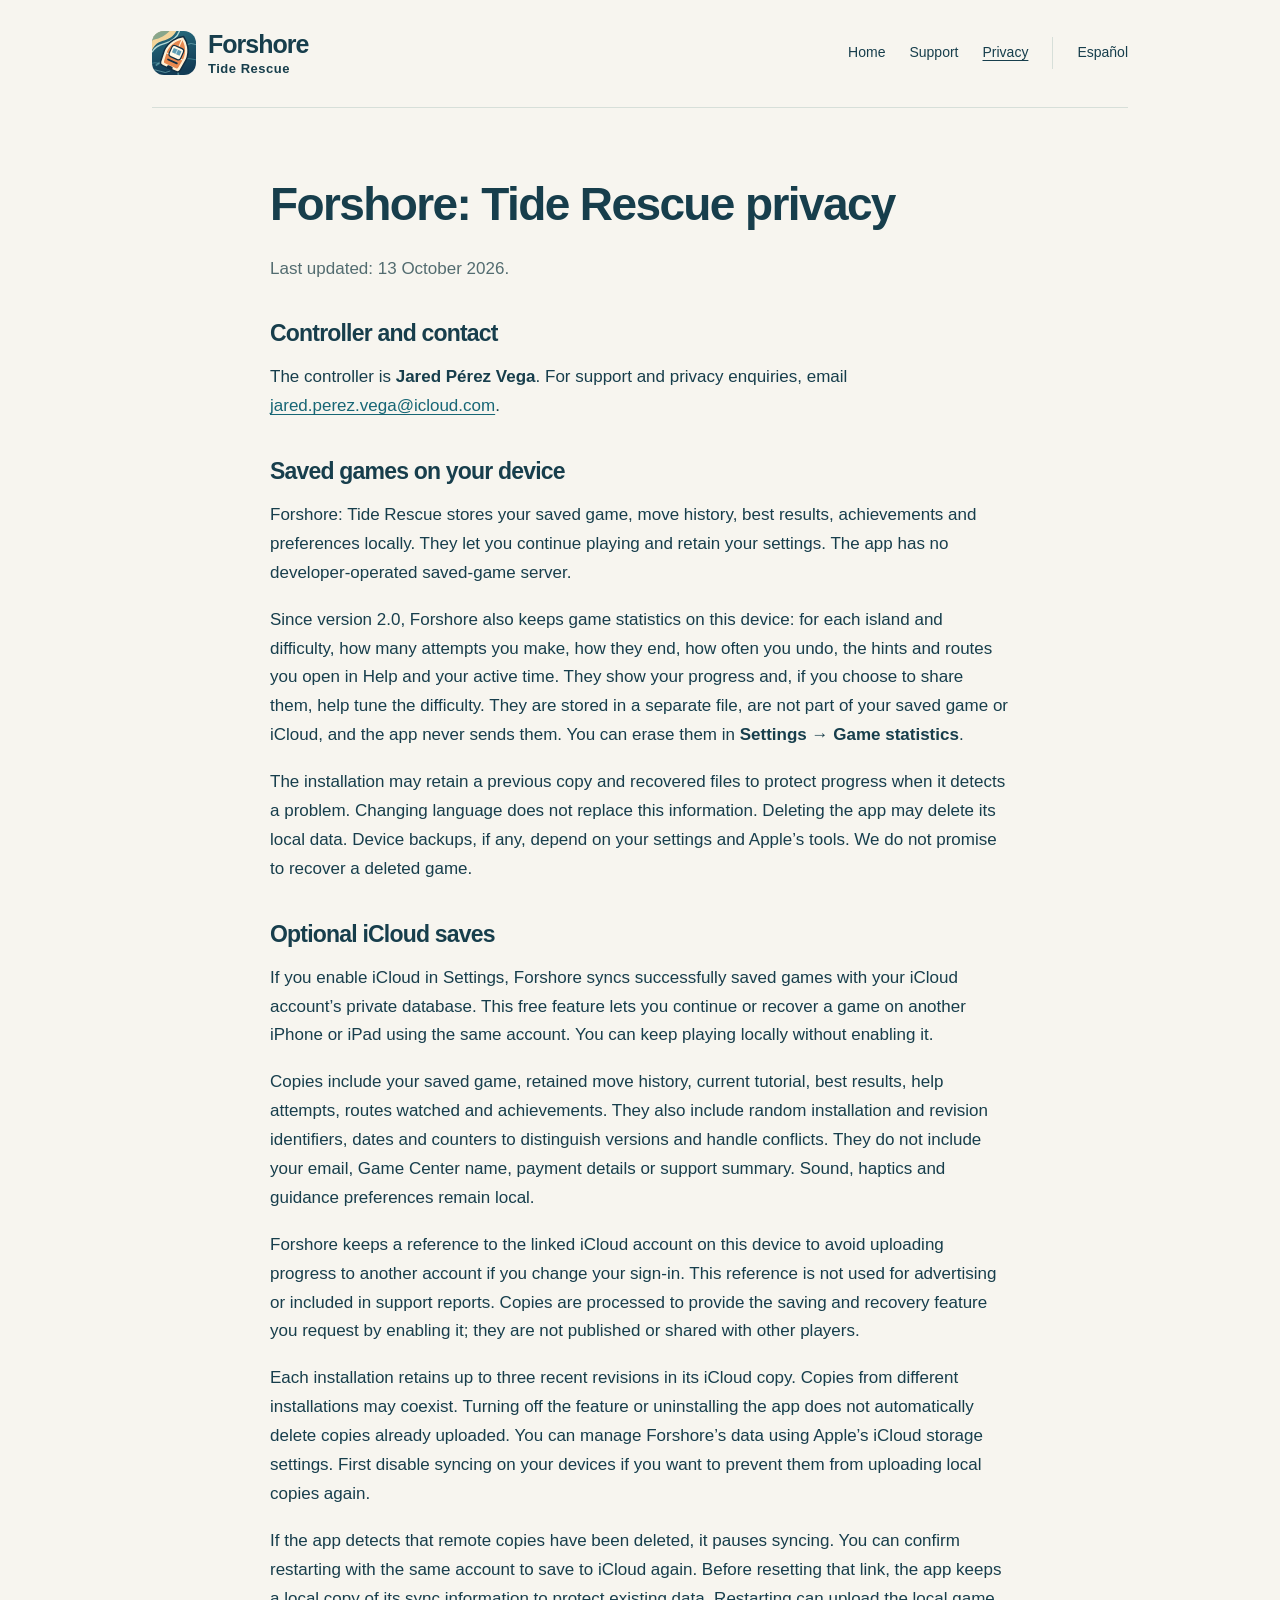
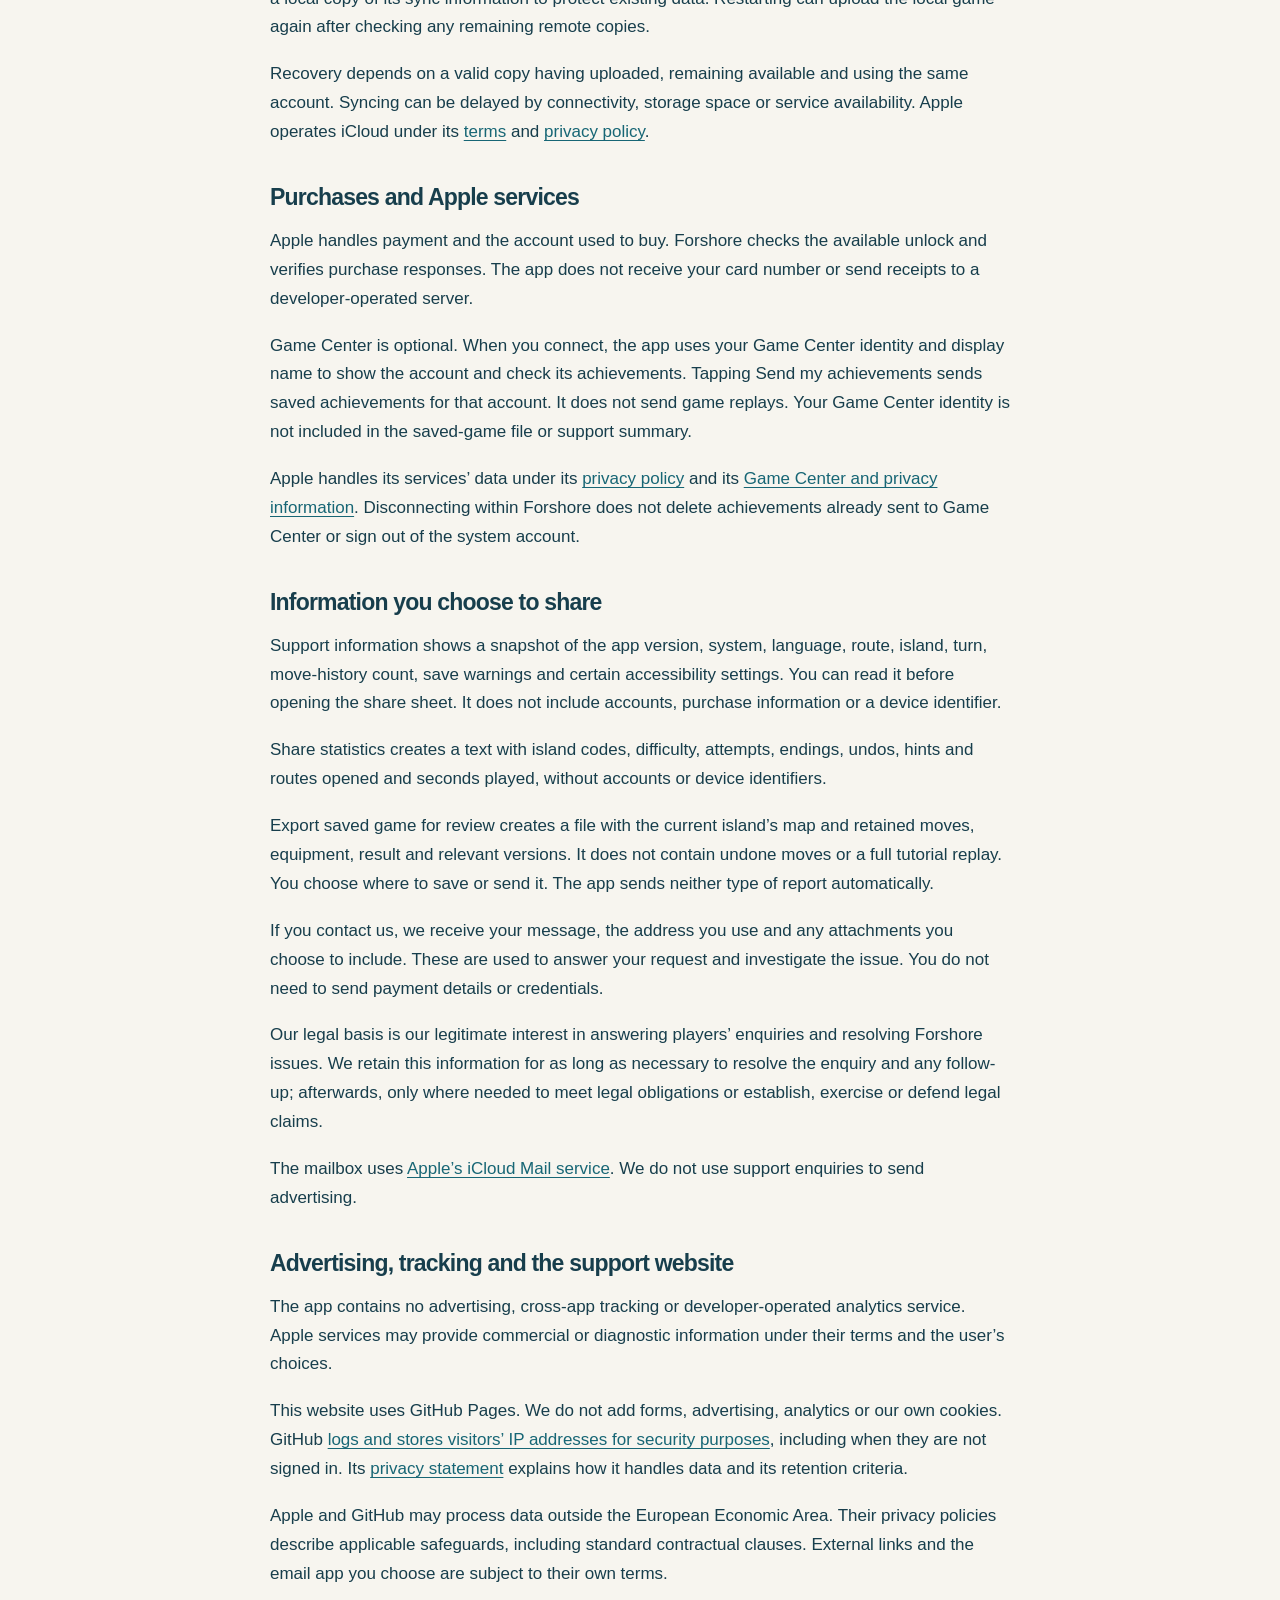
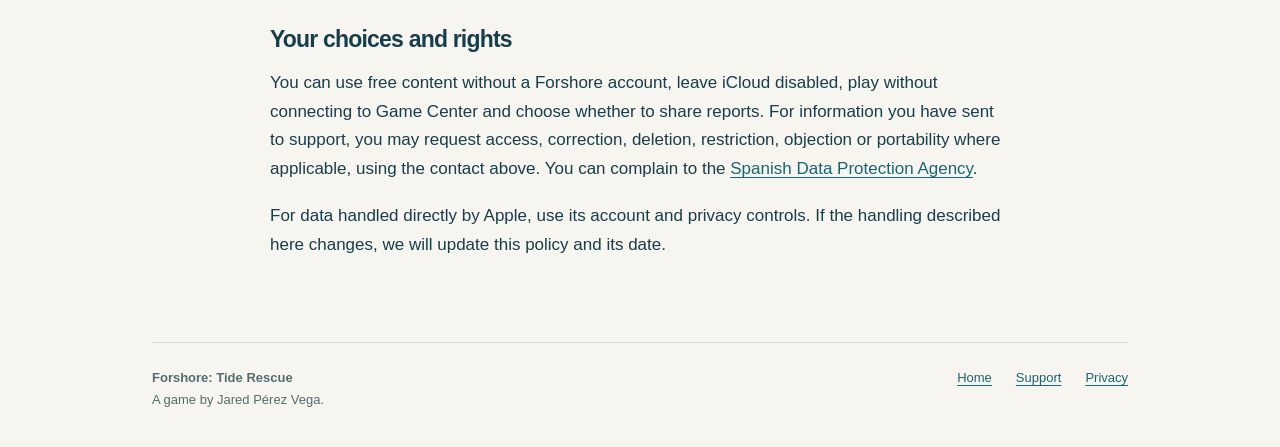
<file: en/privacy.html>
<!doctype html>
<html lang="en">
<head>
<meta charset="utf-8">
<meta name="viewport" content="width=device-width, initial-scale=1">
<title>Privacy · Forshore: Tide Rescue</title>
<meta name="description" content="How Forshore: Tide Rescue handles saved games, Apple services, support requests and visits to this website.">
<meta property="og:site_name" content="Forshore: Tide Rescue">
<meta property="og:title" content="Privacy · Forshore: Tide Rescue">
<meta property="og:description" content="How Forshore: Tide Rescue handles saved games, Apple services, support requests and visits to this website.">
<meta property="og:type" content="website">
<meta name="color-scheme" content="light dark">
<link rel="icon" type="image/svg+xml" href="../assets/icon.svg">
<link rel="stylesheet" href="../styles.css">
<link rel="alternate" hreflang="es" href="../privacidad.html">
<link rel="alternate" hreflang="en" href="../en/privacy.html">
</head>
<body>
<a class="skip" href="#main">Skip to content</a>
<div class="shell">
<header class="header">
<a class="brand" href="index.html" aria-label="Forshore: Tide Rescue"><img src="../assets/icon.svg" width="44" height="44" alt=""><span class="brand-name" aria-hidden="true">Forshore<span class="brand-subtitle">Tide Rescue</span></span></a>
<nav class="nav" aria-label="Main navigation"><a href="index.html">Home</a><a href="support.html">Support</a><a href="privacy.html" aria-current="page">Privacy</a><a class="language" href="../privacidad.html" lang="es" hreflang="es" aria-label="Leer esta página en español">Español</a></nav>
</header>
<main id="main" tabindex="-1"><article class="prose"><h1>Forshore: Tide Rescue privacy</h1>
<p>Last updated: 13 October 2026.</p>
<h2>Controller and contact</h2>
<p>The controller is <strong>Jared Pérez Vega</strong>. For support and privacy enquiries, email <a href="mailto:jared.perez.vega@icloud.com">jared.perez.vega@icloud.com</a>.</p>
<h2>Saved games on your device</h2>
<p>Forshore: Tide Rescue stores your saved game, move history, best results, achievements and preferences locally. They let you continue playing and retain your settings. The app has no developer-operated saved-game server.</p>
<p>Since version 2.0, Forshore also keeps game statistics on this device: for each island and difficulty, how many attempts you make, how they end, how often you undo, the hints and routes you open in Help and your active time. They show your progress and, if you choose to share them, help tune the difficulty. They are stored in a separate file, are not part of your saved game or iCloud, and the app never sends them. You can erase them in <strong>Settings → Game statistics</strong>.</p>
<p>The installation may retain a previous copy and recovered files to protect progress when it detects a problem. Changing language does not replace this information. Deleting the app may delete its local data. Device backups, if any, depend on your settings and Apple’s tools. We do not promise to recover a deleted game.</p>
<h2>Optional iCloud saves</h2>
<p>If you enable iCloud in Settings, Forshore syncs successfully saved games with your iCloud account’s private database. This free feature lets you continue or recover a game on another iPhone or iPad using the same account. You can keep playing locally without enabling it.</p>
<p>Copies include your saved game, retained move history, current tutorial, best results, help attempts, routes watched and achievements. They also include random installation and revision identifiers, dates and counters to distinguish versions and handle conflicts. They do not include your email, Game Center name, payment details or support summary. Sound, haptics and guidance preferences remain local.</p>
<p>Forshore keeps a reference to the linked iCloud account on this device to avoid uploading progress to another account if you change your sign-in. This reference is not used for advertising or included in support reports. Copies are processed to provide the saving and recovery feature you request by enabling it; they are not published or shared with other players.</p>
<p>Each installation retains up to three recent revisions in its iCloud copy. Copies from different installations may coexist. Turning off the feature or uninstalling the app does not automatically delete copies already uploaded. You can manage Forshore’s data using Apple’s iCloud storage settings. First disable syncing on your devices if you want to prevent them from uploading local copies again.</p>
<p>If the app detects that remote copies have been deleted, it pauses syncing. You can confirm restarting with the same account to save to iCloud again. Before resetting that link, the app keeps a local copy of its sync information to protect existing data. Restarting can upload the local game again after checking any remaining remote copies.</p>
<p>Recovery depends on a valid copy having uploaded, remaining available and using the same account. Syncing can be delayed by connectivity, storage space or service availability. Apple operates iCloud under its <a href="https://www.apple.com/legal/internet-services/icloud/en/terms.html">terms</a> and <a href="https://www.apple.com/legal/privacy/">privacy policy</a>.</p>
<h2>Purchases and Apple services</h2>
<p>Apple handles payment and the account used to buy. Forshore checks the available unlock and verifies purchase responses. The app does not receive your card number or send receipts to a developer-operated server.</p>
<p>Game Center is optional. When you connect, the app uses your Game Center identity and display name to show the account and check its achievements. Tapping Send my achievements sends saved achievements for that account. It does not send game replays. Your Game Center identity is not included in the saved-game file or support summary.</p>
<p>Apple handles its services’ data under its <a href="https://www.apple.com/legal/privacy/">privacy policy</a> and its <a href="https://www.apple.com/legal/privacy/data/en/game-center/">Game Center and privacy information</a>. Disconnecting within Forshore does not delete achievements already sent to Game Center or sign out of the system account.</p>
<h2>Information you choose to share</h2>
<p>Support information shows a snapshot of the app version, system, language, route, island, turn, move-history count, save warnings and certain accessibility settings. You can read it before opening the share sheet. It does not include accounts, purchase information or a device identifier.</p>
<p>Share statistics creates a text with island codes, difficulty, attempts, endings, undos, hints and routes opened and seconds played, without accounts or device identifiers.</p>
<p>Export saved game for review creates a file with the current island’s map and retained moves, equipment, result and relevant versions. It does not contain undone moves or a full tutorial replay. You choose where to save or send it. The app sends neither type of report automatically.</p>
<p>If you contact us, we receive your message, the address you use and any attachments you choose to include. These are used to answer your request and investigate the issue. You do not need to send payment details or credentials.</p>
<p>Our legal basis is our legitimate interest in answering players’ enquiries and resolving Forshore issues. We retain this information for as long as necessary to resolve the enquiry and any follow-up; afterwards, only where needed to meet legal obligations or establish, exercise or defend legal claims.</p>
<p>The mailbox uses <a href="https://www.apple.com/legal/internet-services/icloud/en/terms.html">Apple’s iCloud Mail service</a>. We do not use support enquiries to send advertising.</p>
<h2>Advertising, tracking and the support website</h2>
<p>The app contains no advertising, cross-app tracking or developer-operated analytics service. Apple services may provide commercial or diagnostic information under their terms and the user’s choices.</p>
<p>This website uses GitHub Pages. We do not add forms, advertising, analytics or our own cookies. GitHub <a href="https://docs.github.com/en/pages/getting-started-with-github-pages/what-is-github-pages#data-collection">logs and stores visitors’ IP addresses for security purposes</a>, including when they are not signed in. Its <a href="https://docs.github.com/en/site-policy/privacy-policies/github-general-privacy-statement">privacy statement</a> explains how it handles data and its retention criteria.</p>
<p>Apple and GitHub may process data outside the European Economic Area. Their privacy policies describe applicable safeguards, including standard contractual clauses. External links and the email app you choose are subject to their own terms.</p>
<h2>Your choices and rights</h2>
<p>You can use free content without a Forshore account, leave iCloud disabled, play without connecting to Game Center and choose whether to share reports. For information you have sent to support, you may request access, correction, deletion, restriction, objection or portability where applicable, using the contact above. You can complain to the <a href="https://www.aepd.es/">Spanish Data Protection Agency</a>.</p>
<p>For data handled directly by Apple, use its account and privacy controls. If the handling described here changes, we will update this policy and its date.</p></article></main>
<footer class="footer"><p><strong>Forshore: Tide Rescue</strong><br>A game by Jared Pérez Vega.</p><nav aria-label="Main navigation"><a href="index.html">Home</a><a href="support.html">Support</a><a href="privacy.html" aria-current="page">Privacy</a></nav></footer>
</div>
</body>
</html>
</file>
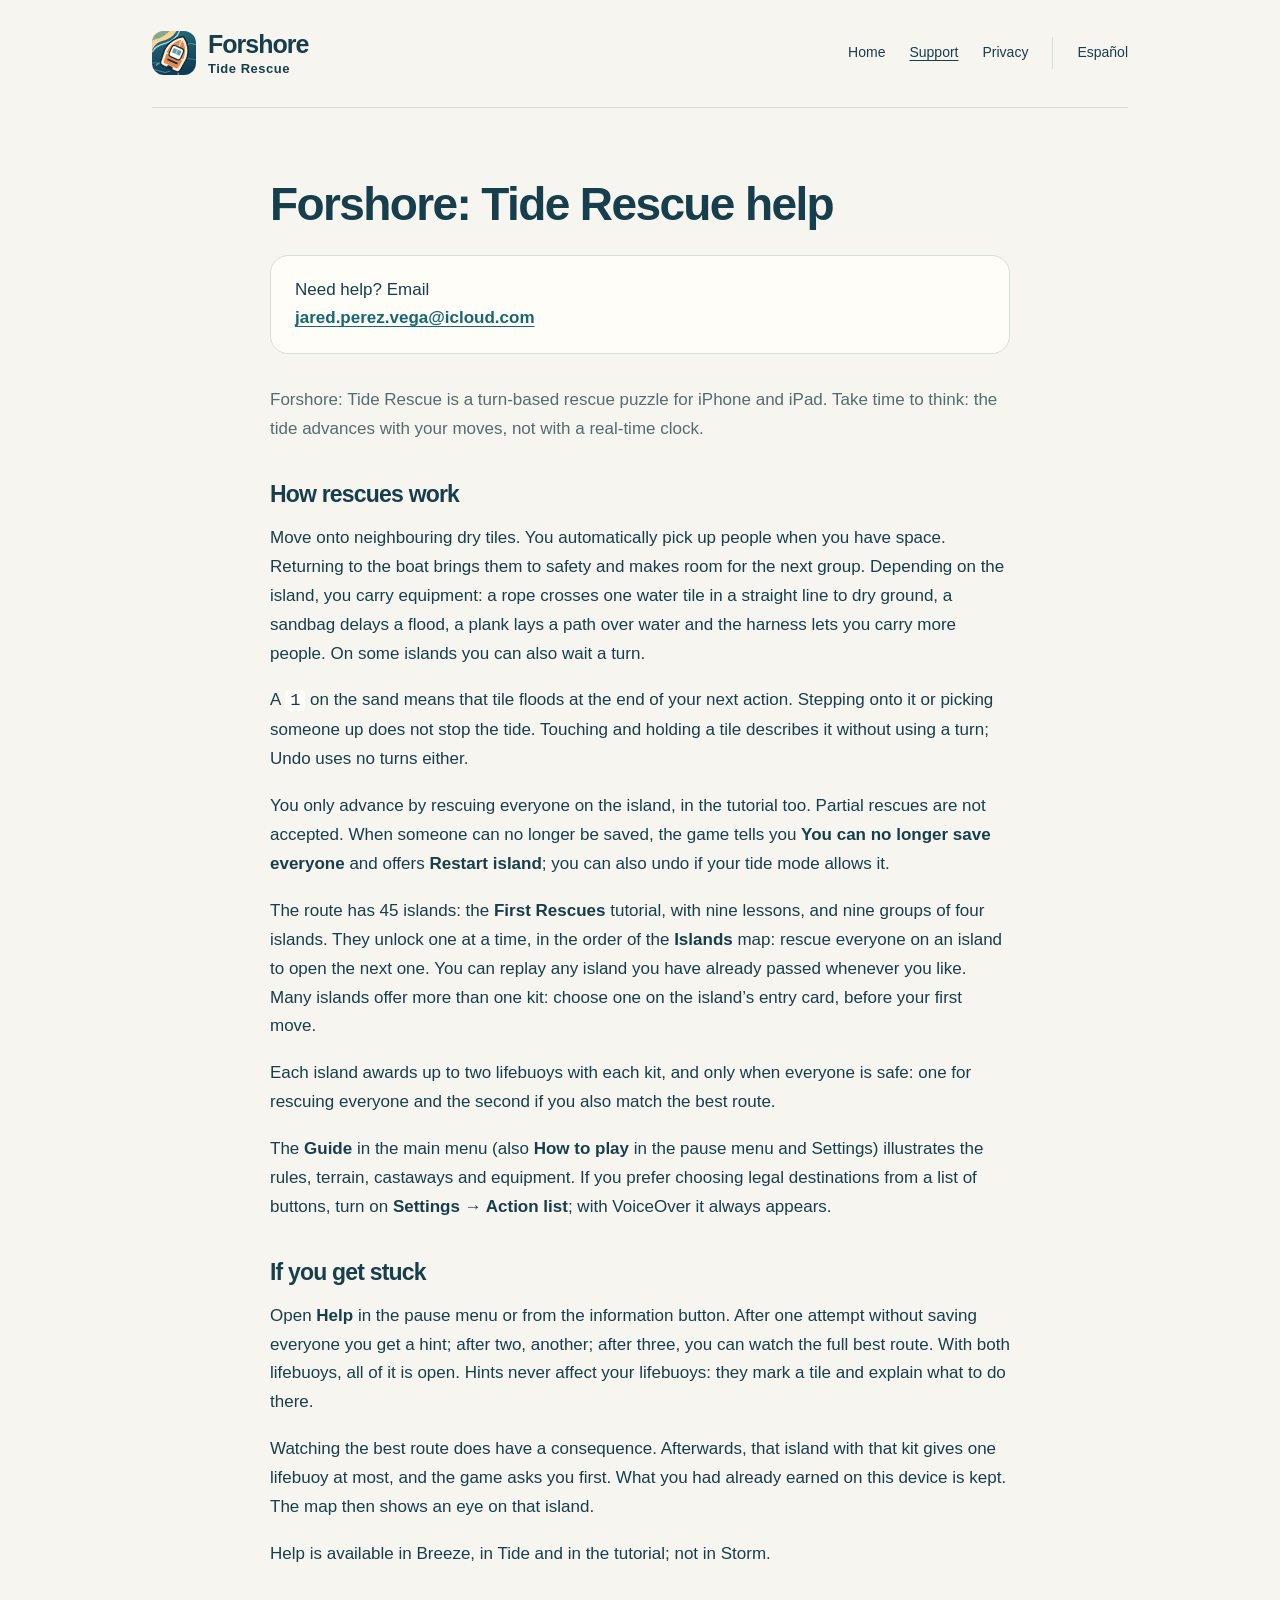
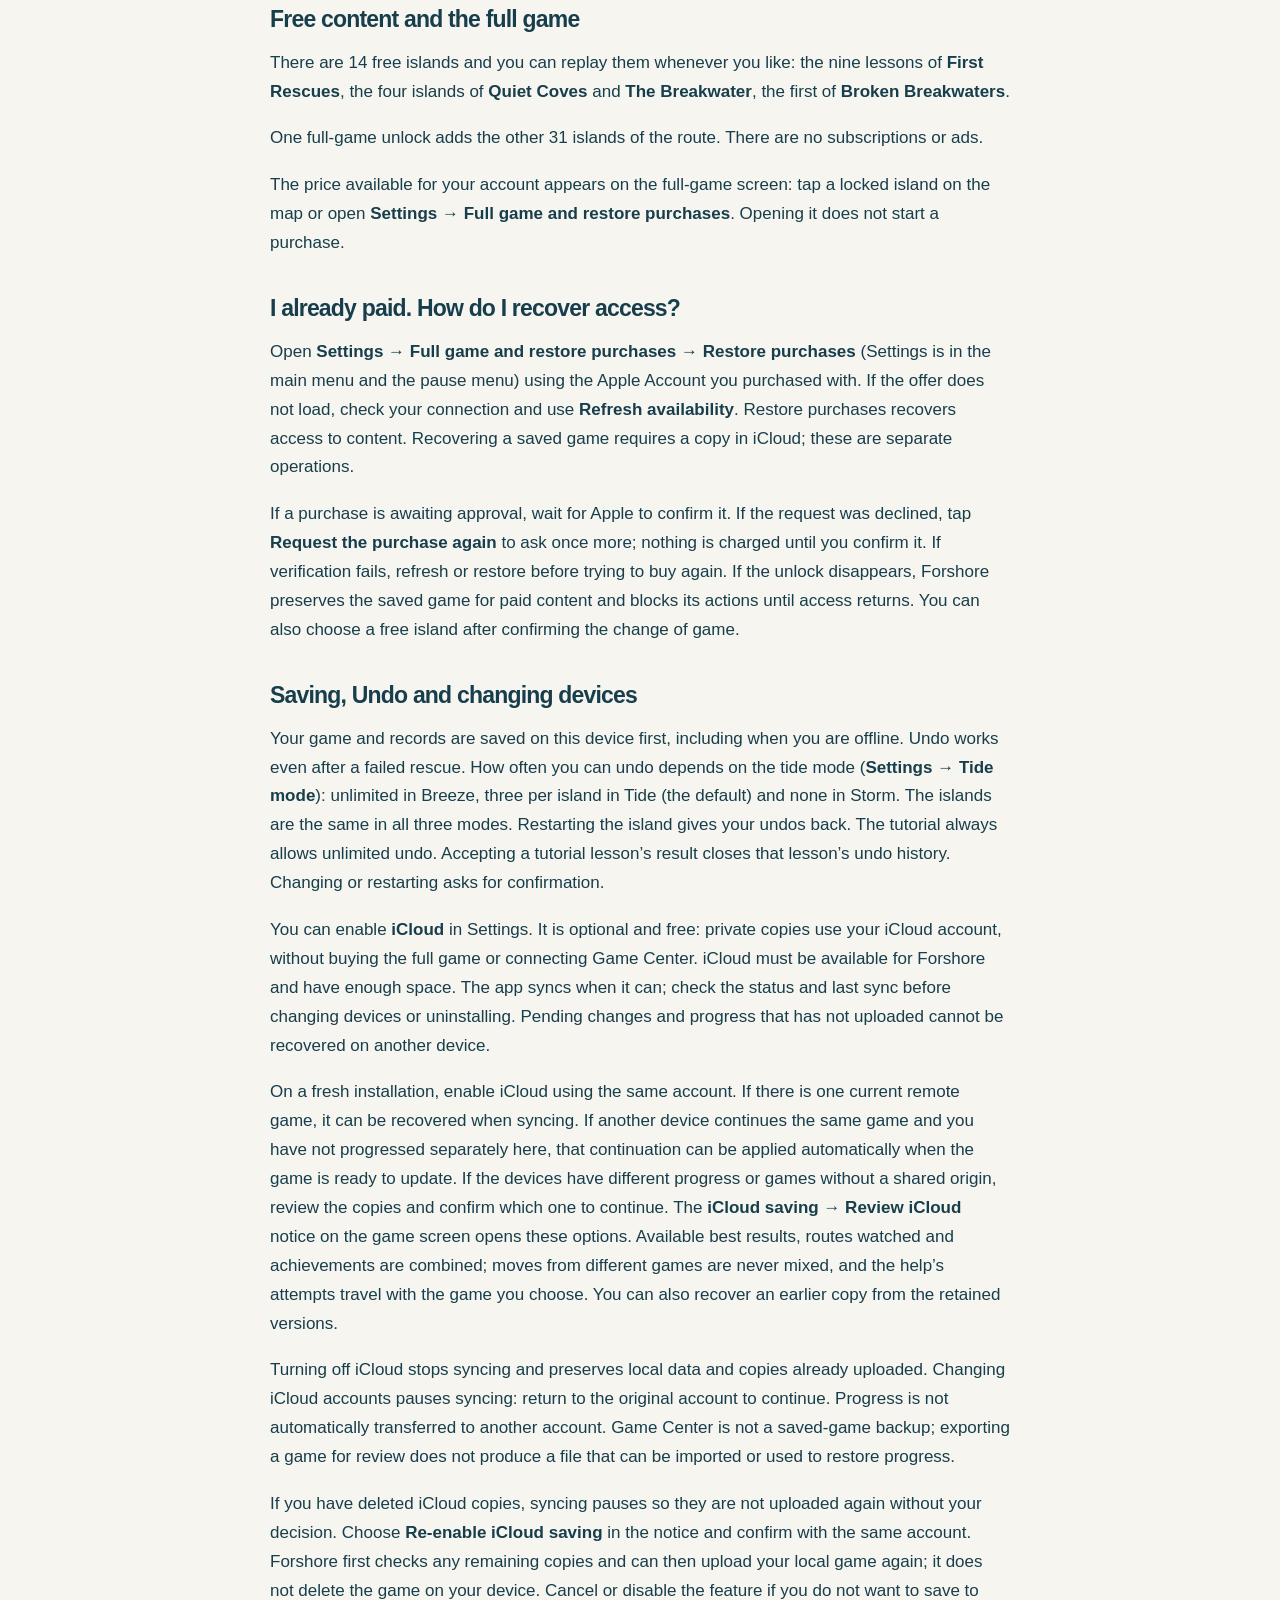
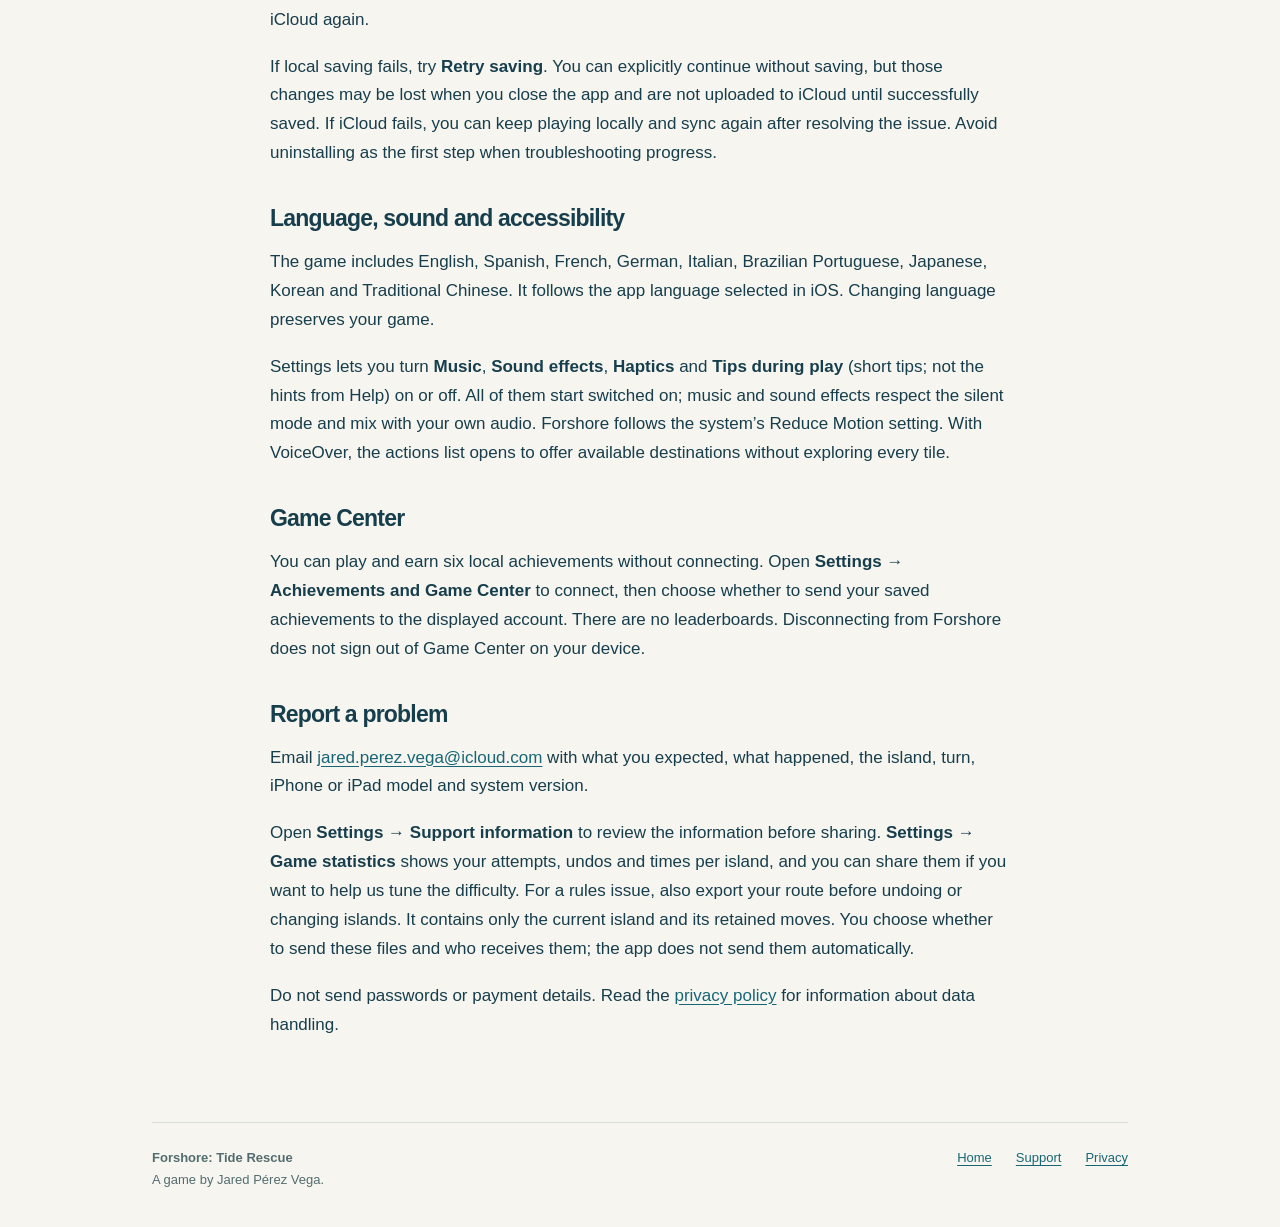
<file: en/support.html>
<!doctype html>
<html lang="en">
<head>
<meta charset="utf-8">
<meta name="viewport" content="width=device-width, initial-scale=1">
<title>Support · Forshore: Tide Rescue</title>
<meta name="description" content="Forshore: Tide Rescue help, purchases, saved progress, Game Center and contact.">
<meta property="og:site_name" content="Forshore: Tide Rescue">
<meta property="og:title" content="Support · Forshore: Tide Rescue">
<meta property="og:description" content="Forshore: Tide Rescue help, purchases, saved progress, Game Center and contact.">
<meta property="og:type" content="website">
<meta name="color-scheme" content="light dark">
<link rel="icon" type="image/svg+xml" href="../assets/icon.svg">
<link rel="stylesheet" href="../styles.css">
<link rel="alternate" hreflang="es" href="../soporte.html">
<link rel="alternate" hreflang="en" href="../en/support.html">
</head>
<body>
<a class="skip" href="#main">Skip to content</a>
<div class="shell">
<header class="header">
<a class="brand" href="index.html" aria-label="Forshore: Tide Rescue"><img src="../assets/icon.svg" width="44" height="44" alt=""><span class="brand-name" aria-hidden="true">Forshore<span class="brand-subtitle">Tide Rescue</span></span></a>
<nav class="nav" aria-label="Main navigation"><a href="index.html">Home</a><a href="support.html" aria-current="page">Support</a><a href="privacy.html">Privacy</a><a class="language" href="../soporte.html" lang="es" hreflang="es" aria-label="Leer esta página en español">Español</a></nav>
</header>
<main id="main" tabindex="-1"><article class="prose"><h1>Forshore: Tide Rescue help</h1>
<aside class="contact"><p>Need help? Email<br><a href="mailto:jared.perez.vega@icloud.com">jared.perez.vega@icloud.com</a></p></aside>
<p>Forshore: Tide Rescue is a turn-based rescue puzzle for iPhone and iPad. Take time to think: the tide advances with your moves, not with a real-time clock.</p>
<h2>How rescues work</h2>
<p>Move onto neighbouring dry tiles. You automatically pick up people when you have space. Returning to the boat brings them to safety and makes room for the next group. Depending on the island, you carry equipment: a rope crosses one water tile in a straight line to dry ground, a sandbag delays a flood, a plank lays a path over water and the harness lets you carry more people. On some islands you can also wait a turn.</p>
<p>A <code>1</code> on the sand means that tile floods at the end of your next action. Stepping onto it or picking someone up does not stop the tide. Touching and holding a tile describes it without using a turn; Undo uses no turns either.</p>
<p>You only advance by rescuing everyone on the island, in the tutorial too. Partial rescues are not accepted. When someone can no longer be saved, the game tells you <strong>You can no longer save everyone</strong> and offers <strong>Restart island</strong>; you can also undo if your tide mode allows it.</p>
<p>The route has 45 islands: the <strong>First Rescues</strong> tutorial, with nine lessons, and nine groups of four islands. They unlock one at a time, in the order of the <strong>Islands</strong> map: rescue everyone on an island to open the next one. You can replay any island you have already passed whenever you like. Many islands offer more than one kit: choose one on the island’s entry card, before your first move.</p>
<p>Each island awards up to two lifebuoys with each kit, and only when everyone is safe: one for rescuing everyone and the second if you also match the best route.</p>
<p>The <strong>Guide</strong> in the main menu (also <strong>How to play</strong> in the pause menu and Settings) illustrates the rules, terrain, castaways and equipment. If you prefer choosing legal destinations from a list of buttons, turn on <strong>Settings → Action list</strong>; with VoiceOver it always appears.</p>
<h2>If you get stuck</h2>
<p>Open <strong>Help</strong> in the pause menu or from the information button. After one attempt without saving everyone you get a hint; after two, another; after three, you can watch the full best route. With both lifebuoys, all of it is open. Hints never affect your lifebuoys: they mark a tile and explain what to do there.</p>
<p>Watching the best route does have a consequence. Afterwards, that island with that kit gives one lifebuoy at most, and the game asks you first. What you had already earned on this device is kept. The map then shows an eye on that island.</p>
<p>Help is available in Breeze, in Tide and in the tutorial; not in Storm.</p>
<h2>Free content and the full game</h2>
<p>There are 14 free islands and you can replay them whenever you like: the nine lessons of <strong>First Rescues</strong>, the four islands of <strong>Quiet Coves</strong> and <strong>The Breakwater</strong>, the first of <strong>Broken Breakwaters</strong>.</p>
<p>One full-game unlock adds the other 31 islands of the route. There are no subscriptions or ads.</p>
<p>The price available for your account appears on the full-game screen: tap a locked island on the map or open <strong>Settings → Full game and restore purchases</strong>. Opening it does not start a purchase.</p>
<h2>I already paid. How do I recover access?</h2>
<p>Open <strong>Settings → Full game and restore purchases → Restore purchases</strong> (Settings is in the main menu and the pause menu) using the Apple Account you purchased with. If the offer does not load, check your connection and use <strong>Refresh availability</strong>. Restore purchases recovers access to content. Recovering a saved game requires a copy in iCloud; these are separate operations.</p>
<p>If a purchase is awaiting approval, wait for Apple to confirm it. If the request was declined, tap <strong>Request the purchase again</strong> to ask once more; nothing is charged until you confirm it. If verification fails, refresh or restore before trying to buy again. If the unlock disappears, Forshore preserves the saved game for paid content and blocks its actions until access returns. You can also choose a free island after confirming the change of game.</p>
<h2>Saving, Undo and changing devices</h2>
<p>Your game and records are saved on this device first, including when you are offline. Undo works even after a failed rescue. How often you can undo depends on the tide mode (<strong>Settings → Tide mode</strong>): unlimited in Breeze, three per island in Tide (the default) and none in Storm. The islands are the same in all three modes. Restarting the island gives your undos back. The tutorial always allows unlimited undo. Accepting a tutorial lesson’s result closes that lesson’s undo history. Changing or restarting asks for confirmation.</p>
<p>You can enable <strong>iCloud</strong> in Settings. It is optional and free: private copies use your iCloud account, without buying the full game or connecting Game Center. iCloud must be available for Forshore and have enough space. The app syncs when it can; check the status and last sync before changing devices or uninstalling. Pending changes and progress that has not uploaded cannot be recovered on another device.</p>
<p>On a fresh installation, enable iCloud using the same account. If there is one current remote game, it can be recovered when syncing. If another device continues the same game and you have not progressed separately here, that continuation can be applied automatically when the game is ready to update. If the devices have different progress or games without a shared origin, review the copies and confirm which one to continue. The <strong>iCloud saving → Review iCloud</strong> notice on the game screen opens these options. Available best results, routes watched and achievements are combined; moves from different games are never mixed, and the help’s attempts travel with the game you choose. You can also recover an earlier copy from the retained versions.</p>
<p>Turning off iCloud stops syncing and preserves local data and copies already uploaded. Changing iCloud accounts pauses syncing: return to the original account to continue. Progress is not automatically transferred to another account. Game Center is not a saved-game backup; exporting a game for review does not produce a file that can be imported or used to restore progress.</p>
<p>If you have deleted iCloud copies, syncing pauses so they are not uploaded again without your decision. Choose <strong>Re-enable iCloud saving</strong> in the notice and confirm with the same account. Forshore first checks any remaining copies and can then upload your local game again; it does not delete the game on your device. Cancel or disable the feature if you do not want to save to iCloud again.</p>
<p>If local saving fails, try <strong>Retry saving</strong>. You can explicitly continue without saving, but those changes may be lost when you close the app and are not uploaded to iCloud until successfully saved. If iCloud fails, you can keep playing locally and sync again after resolving the issue. Avoid uninstalling as the first step when troubleshooting progress.</p>
<h2>Language, sound and accessibility</h2>
<p>The game includes English, Spanish, French, German, Italian, Brazilian Portuguese, Japanese, Korean and Traditional Chinese. It follows the app language selected in iOS. Changing language preserves your game.</p>
<p>Settings lets you turn <strong>Music</strong>, <strong>Sound effects</strong>, <strong>Haptics</strong> and <strong>Tips during play</strong> (short tips; not the hints from Help) on or off. All of them start switched on; music and sound effects respect the silent mode and mix with your own audio. Forshore follows the system’s Reduce Motion setting. With VoiceOver, the actions list opens to offer available destinations without exploring every tile.</p>
<h2>Game Center</h2>
<p>You can play and earn six local achievements without connecting. Open <strong>Settings → Achievements and Game Center</strong> to connect, then choose whether to send your saved achievements to the displayed account. There are no leaderboards. Disconnecting from Forshore does not sign out of Game Center on your device.</p>
<h2>Report a problem</h2>
<p>Email <a href="mailto:jared.perez.vega@icloud.com">jared.perez.vega@icloud.com</a> with what you expected, what happened, the island, turn, iPhone or iPad model and system version.</p>
<p>Open <strong>Settings → Support information</strong> to review the information before sharing. <strong>Settings → Game statistics</strong> shows your attempts, undos and times per island, and you can share them if you want to help us tune the difficulty. For a rules issue, also export your route before undoing or changing islands. It contains only the current island and its retained moves. You choose whether to send these files and who receives them; the app does not send them automatically.</p>
<p>Do not send passwords or payment details. Read the <a href="privacy.html">privacy policy</a> for information about data handling.</p></article></main>
<footer class="footer"><p><strong>Forshore: Tide Rescue</strong><br>A game by Jared Pérez Vega.</p><nav aria-label="Main navigation"><a href="index.html">Home</a><a href="support.html" aria-current="page">Support</a><a href="privacy.html">Privacy</a></nav></footer>
</div>
</body>
</html>
</file>
<file: styles.css>
:root {
  color-scheme: light dark;
  --bg: #f7f5ef; --paper: #fffdf7; --ink: #173e4c; --muted: #536c70;
  --accent: #176675; --line: #d7dfd9; --sea: #153f52; --sand: #f3d49a;
}
* { box-sizing: border-box; }
html { scroll-behavior: smooth; }
body { margin: 0; background: var(--bg); color: var(--ink); font: 17px/1.7 -apple-system, BlinkMacSystemFont, "Segoe UI", sans-serif; }
a { color: var(--accent); text-underline-offset: .2em; }
a:hover { text-decoration-thickness: 2px; }
a:focus-visible { outline: 3px solid var(--accent); outline-offset: 5px; border-radius: 3px; }
.skip { position: absolute; left: 20px; top: -120px; padding: 12px 18px; background: var(--paper); z-index: 2; }
.skip:focus { top: 12px; }
.shell { max-width: 1040px; margin: 0 auto; padding: 0 32px; }
.header { display: flex; flex-wrap: wrap; justify-content: space-between; align-items: center; gap: 24px; padding: 30px 0; border-bottom: 1px solid var(--line); }
.brand { display: inline-flex; align-items: center; gap: 12px; font-size: 25px; font-weight: 750; letter-spacing: -.04em; color: var(--ink); text-decoration: none; }
.brand img { border-radius: 12px; flex-shrink: 0; }
.brand-name { line-height: 1.15; }
.brand-subtitle { display: block; margin-top: 3px; font-size: 13px; font-weight: 650; letter-spacing: .04em; }
.nav { display: flex; align-items: center; flex-wrap: wrap; gap: 10px 24px; font-size: 14px; }
.nav a { color: var(--ink); text-decoration: none; padding: 4px 0; }
.nav a:hover, .nav a[aria-current="page"] { text-decoration: underline; }
.nav .language { border-left: 1px solid var(--line); padding-left: 24px; }
main { padding: 54px 0 24px; }
h1, h2, h3 { line-height: 1.15; letter-spacing: -.035em; text-wrap: balance; }
h1 { font-size: clamp(38px, 5.1vw, 58px); margin: 16px 0 24px; font-weight: 750; }
h2 { font-size: 27px; margin: 40px 0 14px; }
p { margin: 0 0 18px; }
.eyebrow { text-transform: uppercase; letter-spacing: .13em; font-size: 12px; font-weight: 750; color: var(--accent); margin-bottom: 12px; }
.hero { display: grid; grid-template-columns: 1.3fr 1fr; gap: 48px; align-items: center; }
.lead { font-size: 19px; line-height: 1.65; color: var(--muted); max-width: 520px; }
.hero-art { margin: 0; background: var(--sea); border-radius: 32px; padding: 36px; aspect-ratio: 1; display: grid; place-items: center; overflow: hidden; }
.hero-art img { display: block; width: 100%; height: auto; border-radius: 24px; }
.badge { display: inline-block; padding: 7px 15px; border: 1px solid var(--line); border-radius: 30px; font-size: 13px; font-weight: 650; margin-top: 8px; }
.muted { color: var(--muted); }
.small { font-size: 14px; }
.facts { display: grid; grid-template-columns: repeat(3, 1fr); gap: 24px; padding: 30px 0; margin: 36px 0 0; border-top: 1px solid var(--line); border-bottom: 1px solid var(--line); }
.facts div + div { padding-left: 24px; border-left: 1px solid var(--line); }
.facts dt { font-size: 31px; font-weight: 700; letter-spacing: -.04em; line-height: 1.25; }
.facts dd { color: var(--muted); margin: 5px 0 0; font-size: 14px; }
.details { max-width: 740px; padding: 12px 0; }
.details a { font-weight: 650; }
.prose { max-width: 740px; margin: 0 auto; }
.prose h1 { font-size: clamp(34px, 5vw, 46px); }
.prose h2 { font-size: 23px; line-height: 1.3; margin-top: 36px; }
.prose h3 { font-size: 19px; }
.prose p, .prose li { overflow-wrap: anywhere; }
.prose > p:first-of-type { color: var(--muted); }
.contact { background: var(--paper); border: 1px solid var(--line); border-radius: 18px; padding: 20px 24px; margin: 24px 0 32px; }
.contact p { margin: 0; }
.contact a { font-weight: 650; }
code { font-family: ui-monospace, monospace; background: var(--paper); padding: 1px 5px; border-radius: 4px; }
.footer { display: flex; flex-wrap: wrap; justify-content: space-between; gap: 16px 28px; border-top: 1px solid var(--line); margin-top: 40px; padding: 24px 0 36px; font-size: 13px; color: var(--muted); }
.footer p { margin: 0; }
.footer nav { display: flex; flex-wrap: wrap; gap: 12px 24px; }
@media (max-width: 680px) {
  .shell { padding: 0 22px; }
  .header { align-items: flex-start; flex-direction: column; gap: 16px; padding: 24px 0; }
  .nav { gap: 10px 20px; }
  .nav .language { padding-left: 20px; }
  main { padding-top: 32px; }
  .hero { grid-template-columns: 1fr; gap: 30px; }
  .hero-art { aspect-ratio: auto; padding: 24px; border-radius: 24px; }
  .hero-art img { max-width: 220px; border-radius: 18px; }
  .facts { gap: 12px; margin-top: 30px; padding: 24px 0; }
  .facts div + div { padding-left: 12px; }
  .facts dt { font-size: 27px; }
  .facts dd { font-size: 12px; }
  .lead { font-size: 18px; }
  .contact { padding: 18px; }
}
@media (prefers-color-scheme: dark) {
  :root { --bg: #102832; --paper: #173640; --ink: #f0eee4; --muted: #b2c7c9; --accent: #8bd2d4; --line: #36535a; --sea: #123747; }
}
@media (prefers-reduced-motion: reduce) { html { scroll-behavior: auto; } }
@media print { .header, .footer, .skip, .hero-art { display: none; } :root { --bg: #fff; --paper: #fff; --ink: #000; --muted: #333; --accent: #000; --line: #ccc; } main { padding-top: 0; } }
</file>
